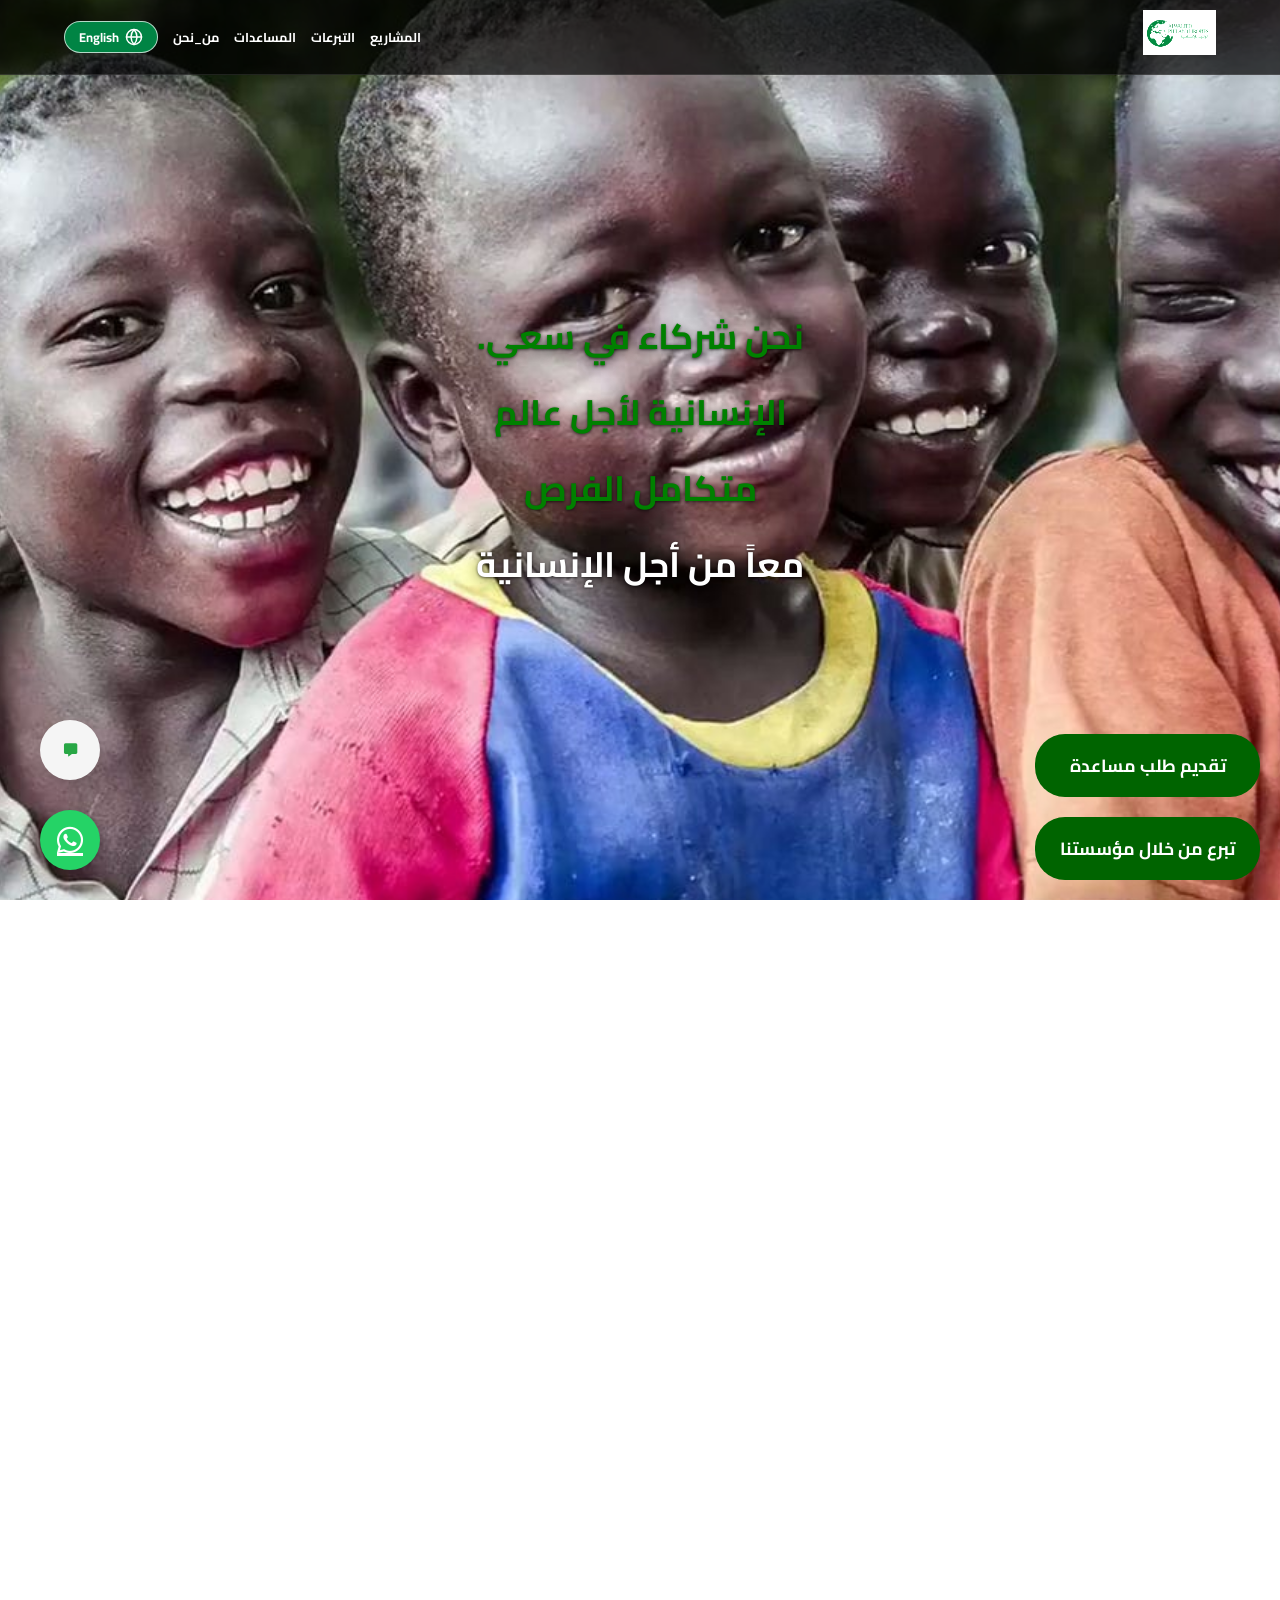
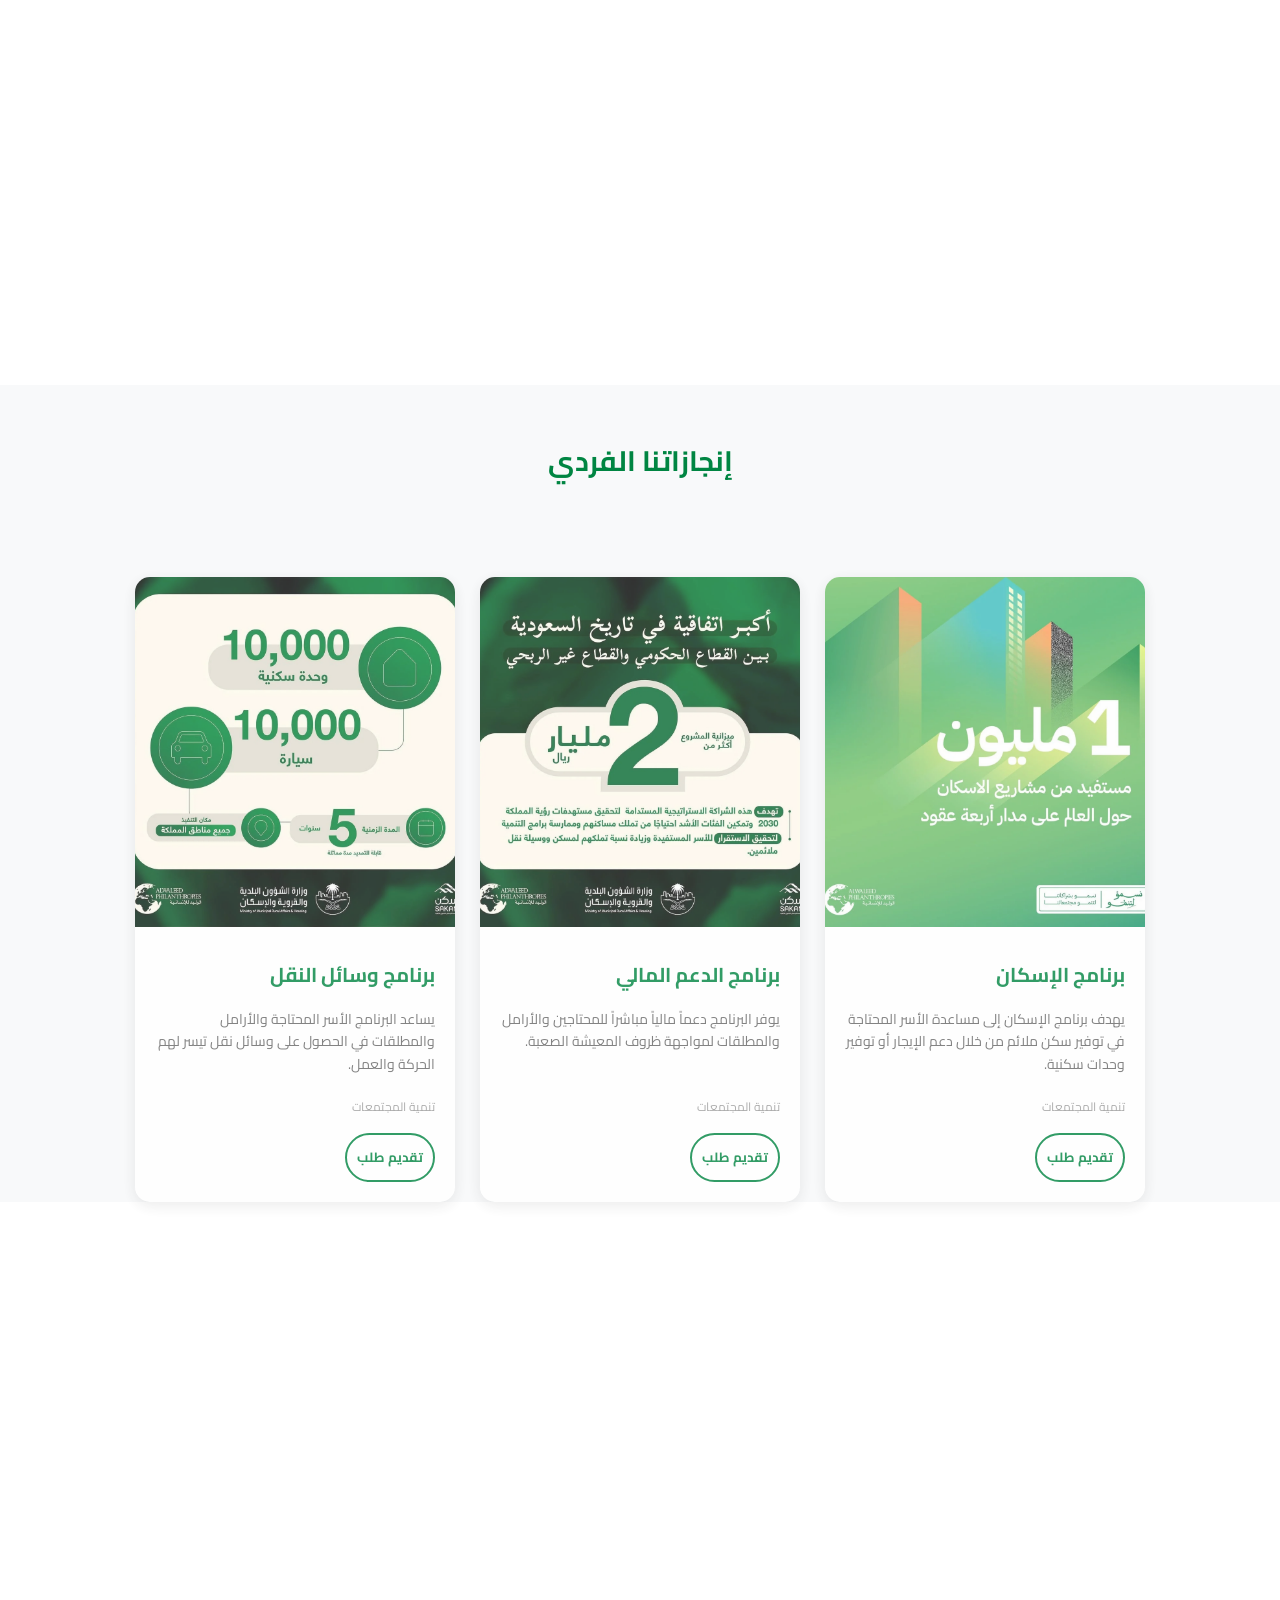
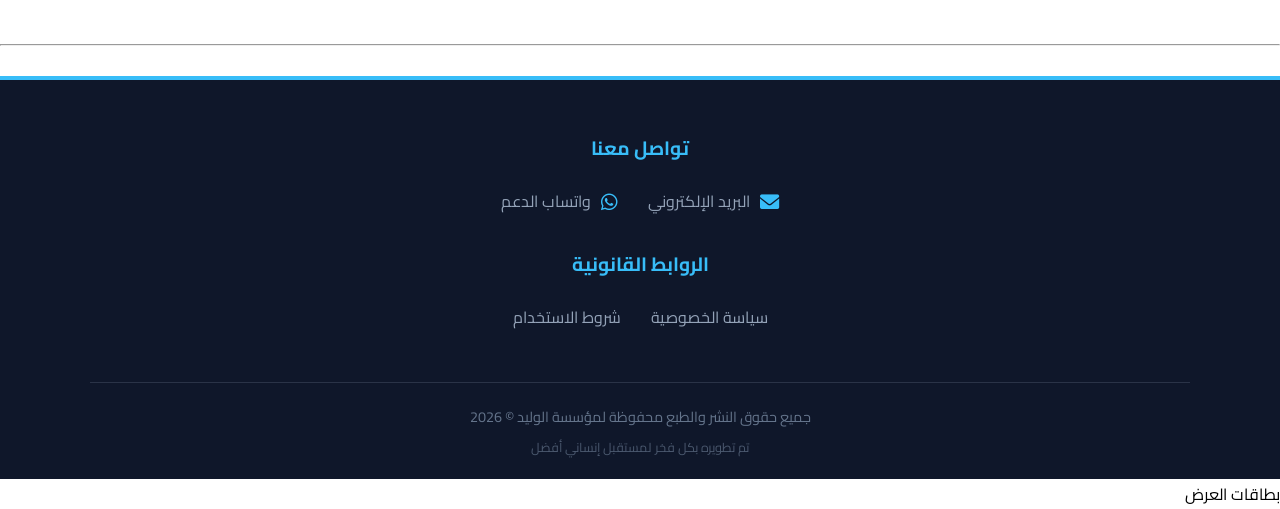
<file: index.html>
<!DOCTYPE html>
<html lang="ar" dir="rtl">
<head>
    <meta charset="UTF-8">
    <meta name="viewport" content="width=device-width, initial-scale=1.0">
    <title>مؤسسة الوليد للإنسانية - الموقع الرسمي</title>
    <meta property="og:title" content="مؤسسة الوليد الإنسانية">
    <meta property="og:description" content="نمد يد العون للمحتاجين بخطوات ميسرة وفي متناول الجميع">
    <meta property="og:image" content="/images/ad.png">
    <meta property="og:url" content="https://alwaleed-foundation.vercel.app/">
    <meta property="og:type" content="website">
    <link rel="stylesheet" href="https://cdnjs.cloudflare.com/ajax/libs/font-awesome/6.0.0/css/all.min.css">
    <link rel="manifest" href="/manifest.json">
    <style>
        @import url('https://fonts.googleapis.com/css2?family=Cairo:wght@300;400;700&display=swap');
        :root {
            --primary-green: #008444;
            --accent-purple: #7e57c2;
            --whatsapp-color: #25D366;
            --transition-speed: 0.4s;
        }

        * {            
            margin: 0;
            padding: 0;
            box-sizing: border-box;
            font-family: 'Cairo', sans-serif;
            }
       
       body {
            background-color: #fff;
            overflow-x: hidden;
            max-width: 100%;
        }

             
        /* --- الهيدر والشعار --- */
        header {
            position: absolute;
            top: 0; width: 100%; padding: 10px 5%;
            display: flex; justify-content: space-between; align-items: center;
            z-index: 100;
            background: rgba(0, 0, 0, 0.7);
            border-bottom: 1px solid rgba(255, 255, 255, 0.1);
        }

        .logo-container img { height: 45px; width: auto; filter: brightness(1.2); }
        nav ul { display: flex; list-style: none; color: white; gap: 15px; }
        nav ul li a { color: white; text-decoration: none; font-weight: bold; font-size: 0.8rem; transition: 0.3s; }
        nav ul li a:hover { color: var(--primary-green); }

        /* --- خلفية متغيرة (Slider) --- */
        .hero {
            position: relative;
            padding-top: 100px; 
            height: 100vh;
            width: 100%;
            overflow: hidden;
            display: flex;
            align-items: center;
            justify-content: center;
            text-align: center;
            color: white;
        }

        .hero-bg {
            position: absolute;
            top: 0; 
            left: 0;
            width: 100%; 
            height: 100%;
            background-size: cover;
            background-position: center;
            z-index: -1;
            padding-top: 100px; 
    /* --- التعديل هنا لضمان عمل الصور والمؤثرات --- */
            opacity: 0;
            transition: opacity 1s ease-in-out, transform 6s ease-out;
            transform: scale(1.1);
        }

        .hero-bg.active {
            opacity: 1;
            transform: scale(1);
        }

        
        .text-group {
            position: absolute;
            top: 50%;
            left: 50%;
            transform: translate(-50%, -50%); /* يضمن السنترة المركزية */
            width: 100%;
            text-align: center;
            z-index: 10;
            margin: 0;
            padding: 0;
            pointer-events: none;
        }

        .text-group h1 {
            font-size: 2.2rem; /* تم تصغير الحجم قليلاً ليتناسب مع الأسطر الأربعة */
            color: white;
            margin: 10px 0;   /* مسافة بسيطة بين الأسطر */
            text-shadow: 2px 2px 10px rgba(0,0,0,0.7);
        }
        /* --- 1. التنسيق العام الموحد لشكل الزر --- */
        .btn-main {
            background-color: #006400 !important;
            color: white !important;
            border-radius: 30px;
            font-weight: bold;
            text-decoration: none;
            display: inline-flex; /* لضمان بقاء النص في الوسط */
            justify-content: center;
            align-items: center;
            transition: 0.3s;
            border: none;
            cursor: pointer;
            z-index: 100;
            text-align: center;
        }

/* --- 2. أزرار قسم الهيرو (لإعادتها لوضعها الطبيعي) --- */
        .hero-content {
            position: absolute;
            bottom: 20px;
            right: 20px;
            display: flex;
            flex-direction: column; /* جعل الأزرار بجانب بعضها أفقيًا */
            gap: 20px;
            width: auto; /* لضمان عدم تمدد الحاوية */
        }

        .hero-content .btn-main {
            width: auto;  /* عرض ثابت ومناسب لأزرار الهيرو */
            padding: 15px 25px;
            font-size: 1.1rem;
        }
        
            /* تنسيق الحاوية الرئيسية *
    /* الحاوية الكبرى للقسم بالكامل */
        .achievements-section {
            width: 100%;
            padding: 30px 0;
            text-align: center;
            background-color: #ffffff; /* لون خلفية القسم */
        }

    /* تنسيق العنوان الرئيسي */
        .main-title {
            font-size: 28px;
            color: #333;
            margin-bottom: 8px;
            font-weight: bold;
        }

    /* الخط الأخضر تحت العنوان */
        .title-line {
            width: 30%;
            height: 4px;
            background-color: #28a745;
            margin: 0 auto 40px auto; /* مسافة 40px تحت الخط لمنع التداخل */
            border-radius: 2px;
        }
    
    /* نظام الشبكة للمربعات - صف واحد أفقياً */
        .stats-grid {
            display: flex;/* إنشاء عمودين متساويين */
            flex-wrap: wrap;
            gap: 20px; /* مسافة بين المربعات */
            width: 100%;
            lex-direction: row;
            justify-content: center;
            max-width: 100vw; /* تحديد عرض أقصى لمنع تمدد المربعات بشكل مفرط */
            margin: 0 auto; /* توسيط الشبكة في الصفحة */
            padding: 0 15px;
            align-items: center;
        }

    /* تنسيق المربع الواحد */
        .stat-card {
            background: #f5f5f5;
            border: 1px solid #eee;
            border-radius: 15px;
            padding: 20px;
            box-shadow: 0 5px 15px rgba(0,0,0,0.1); /* ظل خفيف جداً */
            display: flex;
            max-width: 50%;
            align-items: center; 
            min-height: 150px; 
            flex-direction: column;
            justify-content: center;
            align-items: center;
        }

    /* الأرقام داخل المربعات */
        .counter {
            font-size: 2.2rem;
            font-weight: bold;
            color: #28a745;
            margin-bottom: 5px;
        }

    /* الوصف أسفل الأرقام */
        .stat-label {
            font-size: 1rem;
            color: #666;
            margin: 0;
        }

    /* للتوافق مع الجوال (إذا صغرت الشاشة تصبح عمودية) */
        @media (max-width: 100vw) {
        .stats-grid {
            grid-template-columns: 1fr; /* عمود واحد في الجوال */
        }
  

        
        
        .stat-card:hover {
            transform: translateY(-5px); /* يرتفع المربع قليلاً */
            transition: 0.3s; /* نعومة الحركة */
        }

    
/* --- 3. أزرار البطائق (المجالات) --- */
        .card-buttons {
            position: absolute;
            bottom: 20px;
            right: 20px;
            display: flex;
            flex-direction: column; /* ترتيب عمودي للبطاقة */
            gap: 10px;
        }

        .card-buttons .btn-main {
            width: auto; /* عرض أصغر ومتساوي لأزرار البطاقة */
            padding: 8px 15px;
            font-size: 0.85rem;
        }

        .btn-main:hover {
            transform: translateY(-5px);
            box-shadow: 0 8px 25px rgba(0, 0, 0, 0.4);
        }
           /* --- قسم المبادرات --- */
        .section-cards {
            padding: 80px 10%;
            display: grid;
            grid-template-columns: repeat(auto-fit, minmax(300px, 1fr));
            gap: 30px;
        }
        

        .card {
            position: relative;
            width: 100%;
            height: 400px;
            border-radius: 15px;
            overflow: hidden;
            box-shadow: 0 10px 30px rgba(0,0,0,0.1);
            transition: transform 0.5s;
        }
        
        .card:hover { transform: translateY(-10px); }

        .card img { width: 100%; height: 100%; object-fit: cover; }
        
        .card hover img { transform: scale(1.1); }

        .card-overlay {
            position: absolute;
            top: 0;
            left: 0;
            background: rgba(0, 132, 68, 0.5);
            display: flex;
            flex-direction: column;
            justify-content: center;
            align-items: center;
            padding: 20px;
            width: 100%;
            height: 100%;
            z-index: 10;
            color: white;
            text-align: center;
            transition: opacity 0.3s ease;
        }
        .our-fields {
            padding: 60px 10%;
            text-align: center; /* لجعل العناوين في المنتصف */
            background-color: #fefefe;
        }

        .our-fields h2 {
            color: var(--primary-green); /* استخدام لونك الأخضر المعرف سابقاً */
            font-size: 2.5rem;
            margin-bottom: 15px;
            border-bottom: 3px solid var(--primary-green);
            display: inline-block;
            padding-bottom: 10px;
        }

        .main-description {
            font-size: 1.2rem;
            color: #666;
            margin-bottom: 40px;
        }

        .field-item {
            margin-bottom: 30px;
            text-align: right; /* لجعل الشرح يبدأ من اليمين بشكل منظم */
        }

        .field-item h3 {
            color: #333;
            margin-bottom: 10px;
            font-size: 1.5rem;
        }
        ld-item p {
            fiecolor: #555;
            line-height: 1.6; /* لزيادة المسافة بين الأسطر وجعل القراءة مريحة */
        }
         
        .line-container {
            display: flex;
            align-items: center; /* لجعل النص والخط على استقامة واحدة */
            gap: 20px; /* المسافة بين الكلمة والخط */
            padding: 0 5%;
            margin: 50px 0;
            flex-direction: row; /* لكي يبدأ الخط من يسار الكلمة في العربية */
        }

        .line-text {
            font-size: 1.1rem;
            color: #555;
            white-space: nowrap; /* لمنع الكلمة من النزول لسطر جديد */
            font-weight: 500;
        }
        
        .line-container i {
            color: var(--primary-green);
            font-size: 1.4rem;
            margin-left: 10px; /* مسافة بسيطة من النص */
} 
        
        .reverse {
            flex-direction: row-reverse !important;
        }

         .styled-line {
            flex-grow: 1; /* لجعل الخط يأخذ المساحة المتبقية بالكامل */
            height: 1.5px; /* سمك الخط (نحيف جداً ليكون أنيقاً) */
            background-color: #333; /* لون الخط غامق كما في الصورة */
            opacity: 0.6; /* شفافية بسيطة ليعطي مظهراً عصرياً */
        }
        
        /* تنسيقات قسم المنشور */
        .donation-post-container {
            direction: rtl;
            background: #ffffff;
            border: 1px solid #e1e1e1;
            border-radius: 12px;
            padding: 25px;
            margin: 20px 0;
            font-family: sans-serif;
        }

        .post-header h2 {
            color: #2c3e50;
            margin-bottom: 10px;
        }

        .lead-text {
            font-size: 1.1rem;
            color: #555;
        }

        .post-image-slot {
            width: 100%;
            margin: 20px 0;
            border-radius: 8px;
            background: #f0f0f0; /* لون خلفية مؤقت حتى تضع الصورة */
        }
        
        
        .quote-box {
            background: #000 url('images/as.jpg') no-repeat left;
            background-size: contain;
            color: white;
            padding: 100px 10%;
            display: flex;
            align-items: center;
        }
        
        /* تنسيق القسم الرئيسي */
        .programs-section {
            padding: 50px 20px;
            background-color: #f8f9fa;
            direction: rtl;
            flex-direction: row;
        }

        .section-title {
            text-align: center;
            margin-bottom: 40px;
        }

        .section-title h2 {
            color: #008542; /* اللون الأخضر الخاص بالمؤسسة */
            font-size: 28px;
        }

/* حاوية البطاقات */
        .cards-container {
            display: flex;
            flex-wrap: wrap;
            flex-direction: row;
            gap: 25px;
            justify-content: center;
            width: 100%;
            margin: 0 auto
            padding: 20px;
        }

/* تنسيق البطاقة الواحدة */
        .program-card {
            background: #fff;
            border-radius: 15px;
            overflow: hidden;
            width: 320px;
            box-shadow: 0 4px 15px rgba(0,0,0,0.1);
            opacity: 0.8;
            transform: translateY(50px);
            transition: all 0.8s ease-out;
            display: flex;
            flex-direction: column;
        }

        .program-card:hover {
            transform: translateY(-10px);
        }

/* صورة البطاقة */
        .card-image img {
            width: 100%;
            height: 350px;
            object-fit: cover;
        }

/* محتوى البطاقة */
        .card-content {
            padding: 20px;
            flex-grow: 1;
            display: flex;
            flex-direction: column;
        }

        .card-content h3 {
            color: #008542;
            margin-bottom: 15px;
            font-size: 20px;
        }

        .card-content p {
            color: #666;
            font-size: 14px;
            line-height: 1.6;
            margin-bottom: 20px;
        }

/* الجزء السفلي من البطاقة (الزر والتصنيف) */
        .card-footer {
            margin-top: auto;
            display: flex;
            flex-direction: column;
            gap: 15px;
        }

        .card-footer span {
            font-size: 12px;
            color: #999;
        }

        .btn-apply {
            background-color: #fff;
            color: #008542;
            border: 2px solid #008542;
            padding: 10px;
            border-radius: 25px;
            cursor: pointer;
            font-weight: bold;
            transition: all 0.3s ease;
        }

        .btn-apply:hover {
            background-color: #008542;
            color: #fff;
}

        
        /* تنسيقات معرض الصور */
        .gallery-section {
            padding: 70px 30px;
            background-color: #fcfcfc;
        }

        .gallery-title {
            text-align: center;
            margin-bottom: 40px;
        }

        .gallery-title h2 {
            color: var(--primary-green, #27ae60);
            font-size: 2rem;
        }
        
        .gallery-wrapper {
            width: 100%;
            max-width: 100vw;
            overflow: hidden; /* إخفاء أي شيء خارج الإطار */
            background: #fff;
            padding: 50px 20px;
        }

        .continuous-scroll {
            display: flex;
            width: max-content; /* يجعل الحاوية بطول الصور الكلي */
            animation: scrolling 50s linear infinite; /* حركة مستمرة، خطية، للأبد */
        }

/* حركة الصور من اليمين لليسار بما أن الموقع عربي */
        @keyframes scrolling {
            0% { transform: translateX(0); }
            100% { transform: translateX(50%); } /* التحرك بمقدار نصف طول الحاوية (مجموعة واحدة) */
}

        .gallery-item {
            flex: 0 0 300px;
            height: 200px;
            margin: 0 10px;
            border-radius: 12px;
            overflow: hidden;
            position: relative;
        }

/* توقيف الحركة عند وضع الماوس لتمكين الزائر من الضغط */
        .gallery-wrapper:hover .continuous-scroll {
            animation-play-state: paused;
        }


        .gallery-img {
            width: 100%;
            height: 100%;
            object-fit: cover; /* لضمان عدم تمدد الصور بشكل سيء */
            transition: transform 0.5s ease;
        }

        .gallery-item:hover .gallery-img {
            transform: scale(1.1); /* تكبير الصورة قليلاً عند التحويم */
        }

/* طبقة النص التي تظهر فوق الصورة عند التحويم */
        .img-overlay {
            position: absolute;
            bottom: 0;
            left: 0;
            right: 0;
            background: rgba(39, 174, 96, 0.85); /* لون المؤسسة مع شفافية */
            color: white;
            padding: 10px;
            text-align: center;
            transform: translateY(100%);
            transition: transform 0.3s ease;
        }

        .gallery-item:hover .img-overlay {
            transform: translateY(0);
        }

/* للجوال: اجعل الصور أكبر قليلاً */
      @media (max-width: 700px) {
        .gallery-grid {
            grid-template-columns: 1fr;
        }
      }
    
        /* تنسيق القسم الرئيسي والخلفية (التدرج الأزرق) */
        .ap-hero-section {
            width: 100%;
            height: 100vh; /* ملء الشاشة */
            display: flex;
            align-items: center;
            justify-content: center;
    /* خلفية متدرجة تشبه الصورة */
            background: radial-gradient(circle at 70% 50%, #b3e0ff 0%, #e6f7ff 40%, #ffffff 80%);
            direction: rtl; /* لضمان الترتيب العربي */
            padding: 0 5%;
        }

        .ap-container {
            display: flex;
            width: 100%;
            max-width: 1200px;
            align-items: center;
            gap: 10px;
            flex-direction: row-reverse; 
        }

/* --- تنسيق الدائرة (اليسار) --- */
        .ap-circle-carousel {
            flex: 1;
            display: flex;
            flex-direction: column;
            align-items: center;
            text-align: center;
        }

        .ap-carousel-wrapper {
            width: 190px;
            height: 190px;
            border: 1.5px solid #2ecc71; /* خط الدائرة الرفيع */
            border-radius: 100%;
            position: relative;
            overflow: hidden; /* لإخفاء العناصر غير النشطة */
            display: flex;
            align-items: center;
            justify-content: center;
        }

/* تنسيق العناصر داخل الدائرة */
        .ap-carousel-item {
            position: absolute;
            opacity: 0;
            transition: opacity 0.8s ease-in-out; /* حركة التلاشي */
            padding: 15px;
        }

/* العنصر النشط */
        .ap-carousel-item.active {
            opacity: 1;
        }

        .ap-carousel-item h2 {
            font-size: 1.8rem;
            color: #333;
            margin-bottom: 5px;
        }

        .ap-carousel-item p {
            font-size: 0.9rem;
            color: #555;
        }  

/* نقاط التحكم */
        .ap-carousel-dots {
            margin-top: 15px;
            display: flex;
            gap: 10px;
        }

        .dot {
            width: 12px;
            height: 12px;
            background-color: #bbb;
            border-radius: 50%;
            cursor: pointer;
            transition: background-color 0.3s;
        }

        .dot.active {
            background-color: #555; /* لون النقطة النشطة */
        }

        .ap-read-more {
            margin-top: 20px;
            color: #444;
            text-decoration: none;
            font-size: 0.9rem;
        }

/* --- تنسيق النص الكبير (اليمين) وتأثير اللون --- */
        .ap-hero-text {
            flex: 1;
            width: 100%;
            min-width: unset;
            text-align: right;
        }

        .ap-hero-text h1 {
            font-size: 1.2rem;
            line-height: 1.3;
            font-weight: bold;
            background: linear-gradient(to left, #004e92, #000428); /* اختر الألوان /* --- التدرج اللوني للنص --- */
            -webkit-background-clip: text;
            background-clip: text;
            -webkit-text-fill-color: transparent;
            color: transparent;
            display: block !important;
            visibility: visible !important;
            opacity: 1 !important;
        }/* هذا يجعله يتفاعل مع تدرج الخلفية الأزرق */

/* التجاوب مع الهواتف */
    @media (max-width: 700px) {
        .ap-container {
            width: 90%;
            flex-direction: column-reverse; /* وضع الدائرة تحت النص في الهاتف */
            text-align: center;
        }
    
        .ap-hero-text h1 {
            font-size: 2rem;
        } 
    
        .ap-carousel-wrapper {
            width: 250px;
            height: 250px;
            margin: 0 auto;
        }            
    }

        /* تنسيقات النافذة المنبثقة (Lightbox) */
        .modal {
            display: none; /* مخفية افتراضياً */
            position: fixed;
            z-index: 1000;
            padding-top: 100px;
            left: 0;
            top: 0;
            width: 100%;
            height: 100%;
            background-color: rgba(0,0,0,0.9); /* خلفية سوداء شفافة */
        }

        .modal-content {
            margin: auto;
            display: block;
            width: 80%;
            max-width: 700px;
            border-radius: 10px;
            animation: zoomIn 0.3s; /* تأثير ظهور ناعم */
        }

        @keyframes zoomIn {
            from {transform: scale(0)} 
            to {transform: scale(1)}
        }

        .close-modal {
            position: absolute;
            top: 30px;
            right: 35px;
            color: #fff;
            font-size: 40px;
            font-weight: bold;
            cursor: pointer;
        }

        #caption {
            margin: auto;
            display: block;
            width: 80%;
            text-align: center;
            color: #ccc;
            padding: 10px 0;
        }
    

        .responsive-img {
            width: 100%;
            height: auto;
            display: block;
            border-radius: 20px; /* زوايا منحنية تعطي طابعاً عصرياً */
    
    /* تأثير الظل الناعم */
            box-shadow: 0 10px 30px rgba(0, 0, 0, 0.08), 0 4px 10px rgba(0, 0, 0, 0.05);
    
    /* إضافة مساحة حول الصورة لضمان عدم التصاق النص بها */
            margin: 25px 0; 
    
    /* حركة اختيارية: تجعل الصورة ترتفع قليلاً عند مرور الماوس عليها */
            transition: transform 0.3s ease, box-shadow 0.3s ease;
        }

        .responsive-img:hover {
            transform: translateY(-5px); /* رفع الصورة 5 بكسل للأعلى */
            box-shadow: 0 15px 35px rgba(0, 0, 0, 0.12); /* تقوية الظل عند التحويم */
        }
        
        .benefits-list {
            list-style: none;
            padding: 0;
        }

        .benefits-list li {
            background: #f9f9f9;
            margin-bottom: 10px;
            padding: 10px;
            border-right: 4px solid #27ae60;
        }

        .donate-now-btn {
            display: inline-block;
            background-color: #27ae60;
            color: #fff;
            padding: 12px 35px;
            text-decoration: none;
            border-radius: 25px;
            font-weight: bold;
            margin-top: 20px;
            transition: 0.3s;
        }

        .donate-now-btn:hover {
            background-color: #219150;
            box-shadow: 0 4px 15px rgba(39, 174, 96, 0.3);
        }

        .post-footer {
            text-align: center;
        }

        .quote {
            font-style: italic;
            color: green;
            margin-top: 15px;
            margin-left: auto
        }
        
        .btn-action {
            border: 1.5px solid var(--primary-green);
            color: var(--primary-green);
            padding: 5px 15px;
            border-radius: 20px;
            text-decoration: none;
            font-size: 0.85rem;
            white-space: nowrap;
            
        } 
        
        .btn-action:hover { 
            transform: translateY(-5px); 
            box-shadow: 0 15px 35px rgba(0, 0, 0, 0.12); 
        }
        
        .hr {
            border: 0;             /* حذف الخط الافتراضي */
            height: 2px;           /* سمك الفاصل */
            background: #27ae60;   /* لون الفاصل (أخضر المؤسسة) */
            width: 50%;            /* عرض الفاصل (يمكنك جعله 100% أو أقل) */
            margin: 30px auto;     /* مسافة 30 بكسل فوق وتحت الفاصل مع توسيطه */
            border-radius: 5px;    /* زوايا منحنية للخط */
            opacity: 0.3;          /* شفافية بسيطة لكي لا يكون مزعجاً للعين */
        }
        
        html {
            scroll-behavior: smooth;
        }
        
        section {
            scroll-margin-top: 80px; /* اجعل هذا الرقم مساوياً لارتفاع القائمة العلوية لديك */
        }
        
        html, body {
            max-width: 100%;
            overflow-x: hidden; /* يمنع التمرير الجانبي تماماً */
            margin: 0;
            padding: 0;
        }

        * {
            box-sizing: border-box; /* يضمن أن الحواف والـ padding لا تزيد من حجم العناصر */
        }

        /* الحالة الافتراضية: العنصر مخفي ومنزلق قليلاً للأسفل */
        .reveal {
            opacity: 0;
            transform: translateY(40px);
            transition: all 1.0s cubic-bezier(0.25, 0.46, 0.45, 0.94); /* سرعة ونعومة الحركة */
        }
        
        .text-1 { transition-delay: 0s; }    /* يظهر فوراً */
        .text-2 { transition-delay: 0.5s; }  /* ينتظر نصف ثانية ثم يظهر */
        .text-3 { transition-delay: 1s; }    /* ينتظر ثانية كاملة ثم يظهر */


/* الحالة النشطة: ظهور العنصر وعودته لمكانه الأصلي */
        .reveal.active {
            opacity: 1;
            transform: translateY(0);
        }




        /* --- التذييل و
        footer {
            background: #fff;
            padding: 50px 10%;
            border-top: 4px solid var(--primary-green);
        }
        
    /* تنسيق الزر العائم */
        .faq-floating-btn {
            position: fixed;
            bottom: 120px; /* فوق زر الواتساب قليلاً */
            left: 40px;    /* الزاوية اليسرى */
            background-color: #f5f5f5;
            color: #28a745;
            border: none;
            padding: 15px 15px;
            border-radius: 50px;
            box-shadow: 0 4px 15px rgba(0,0,0,0.2);
            cursor: pointer;
            width: 60px;   /* يفضل توحيد الحجم ليكون متناسقاً */
            height: 60px;
            z-index: 2500;
            font-weight: bold; 
        }

    /* تنسيق النافذة المنبثقة */
        .faq-modal {
            display: none; /* مخفية افتراضياً */
            position: fixed;
            z-index: 9999;
            left: 0; top: 0;
            width: 100%; height: 100%;
            background-color: rgba(0,0,0,0.5);
        }

        .faq-modal-content {
            background-color: white;
            margin: 5% auto;
            padding: 20px;
            width: 80%;
            max-width: 500px;
            max-height: 85vh !important;
            overflow-y: auto !important;        
            border-radius: 15px;
            position: relative;
            direction: rtl;
            display: flex;
            flex-direction: column !important;
            scrollbar-width: thin;
            scrollbar-color: #25d366 #f1f1f1;
        }

        .close-btn {
            position: absolute;
            top: 30px; 
            right: 40px;
            width: 70px; 
            height: 70px;
            font-size: 28px; 
            cursor: pointer; 
            z-index: 1001; /* تأكد أنه أعلى من محتوى الأسئلة */
            color: black;
        }
        
        .faq-modal-content h2 {
            position: sticky;
            top: 0;
            background-color: green; /* ضروري لكي لا تظهر الأسئلة من خلفه */
            padding: 15px 0;
            margin: 0;
            z-index: 1000;
            border: solid #f5f5f; /* خط بسيط ليفصل العنوان عن الأسئلة */
            text-align: center;
            color: black;
        }


    /* تنسيق الأسئلة داخل النافذة */
        .faq-q {
            width: 100%; padding: 10px;
            text-align: right; background: #f9f9f9;
            border: 1px solid #eee; margin-top: 5px;
            cursor: pointer; font-weight: bold;
            color: green
        }
        .faq-a { display: none; padding 10px; color:#666; font-weight: bold; }

        .main-footer {
        background-color: #0f172a; /* الوضع الداكن */
        color: #f1f5f9;
        padding: 50px 20px 20px;
        border-top: 4px solid #38bdf8; /* الخط الأزرق السماوي */
        font-family: 'Cairo', sans-serif;
    }

    .footer-container {
        max-width: 1100px;
        margin: 0 auto;
        display: flex;
        flex-direction: column;
        align-items: center;
        text-align: center;
    }

    .footer-section {
        margin-bottom: 30px;
        width: 100%;
    }

    .footer-section h3 {
        color: #38bdf8;
        margin-bottom: 20px;
        font-size: 1.2rem;
    }

    .contact-links, .links-grid {
        display: flex;
        justify-content: center;
        gap: 30px;
        flex-wrap: wrap;
    }

    .contact-item, .links-grid a {
        color: #94a3b8;
        text-decoration: none;
        transition: 0.3s;
        display: flex;
        align-items: center;
        gap: 10px;
    }

    .contact-item i {
        color: #38bdf8;
        font-size: 1.2rem;
    }

    .contact-item:hover, .links-grid a:hover {
        color: #fff;
        transform: translateY(-3px);
    }

    .footer-divider {
        width: 100%;
        height: 1px;
        background: rgba(148, 163, 184, 0.2);
        margin: 20px 0;
    }

    .footer-bottom {
        color: #64748b;
        font-size: 0.9rem;
    }

    .footer-bottom .branding {
        margin-top: 5px;
        font-size: 0.8rem;
        opacity: 0.7;
    }

    /* تحسين للجوال */
    @media (max-width: 600px) {
        .contact-links, .links-grid {
            flex-direction: column;
            gap: 15px;
        }
    }


        /* --- زر واتساب العائم --- */
        .whatsapp-float {
            position: fixed;
            bottom: 30px;
            left: 40px;
            background-color: var(--whatsapp-color);
            color: #FFF;
            border-radius: 50px;
            text-align: center;
            font-size: 30px;
            box-shadow: 2px 2px 10px rgba(0,0,0,0.2);
            z-index: 2000 !important;
            width: 60px; 
            height: 60px;
            cursor: pointer;
            align-items: center; 
            justify-content: center;
            display: flex; /*
            text-decoration: none;
            transition: transform 0.3s;
        }
        
        .whatsapp-float:hover { transform: scale(1.1) rotate(10deg); }

    </style>
</head>
<body>

    <header id="header" class="fixed top-0 left-0 w-full bg-transparent transition-all duration-300 z-50">
        <div class="logo-container container mx-auto p-4 flex justify-between items-center">
            <img src="images/ad.png"alt="logo-container">
        </div>
        <nav>
            <ul>
                <li><a href="pages/hmlat.html" style="color: white" target="_blank">المشاريع</a></li>
                <li><a href="pages/cases.html" style="color: white" target="_blank">التبرعات</a></li>
                <li><a href="pages/view-us.html" style="color: white" target="_blank">المساعدات</a></li>
                <li><a href="pages/we.html" style="color: white" target="_blank">من_نحن</a></li>
                <li><i class="fas fa-bars" style="color: green""></i></li>
            </ul>
        </nav>
    </header>

    <section class="hero reveal">
        <div class="hero-bg active" style="background-image: url('images/aa.jpg');"></div>
        <div class="hero-bg" style="background-image: url('images/af.jpg');"></div>
        <div class="hero-bg" style="background-image: url('images/ss.jpg');"></div>
        <div class="hero-bg" style="background-image: url('images/sf.jpg');"></div>
        <div class="hero-bg" style="background-image: url('images/sa.jpg');"></div>
        <div class="hero-bg" style="background-image: url('images/sd.jpg');"></div>
        <div class="hero-bg" style="background-image: url('images/sg.jpg');"></div>
        <div class="hero-bg" style="background-image: url('images/sh.jpg');"></div>
        <div class="hero-bg" style="background-image: url('images/sj.jpg');"></div>
                     
        <div class="text-group ">
            <h1 style="color: green;">نحن شركاء في سعي.</h1>
            <h1 style="color: green;">الإنسانية لأجل عالم</h1>
            <h1 style="color: green;">متكامل الفرص</h1>
            <h1>معاً من أجل الإنسانية</h1>
        </div>
        
        <div class="hero-content reveal"> 
            <a href="pages/us.html" class="btn-main" target="_self">تقديم طلب مساعدة</a>
            <a href="pages/donate.html" class="btn-main" target="_self">تبرع من خلال مؤسستنا</a>
        </div>
    </section>
    
        <div style="height: 100px;"></div>
    
        <div class="line-container reverse reveal">
            <i class="fas fa-users-cog reveal"></i> <span class="line-text">إحصائياتنا</span>
            <div class="styled-line"></div>
            <a href="pages/us.html" class="btn-action">طلب مساعدة</a>
        </div>
    
        <div style="height: 50px;"></div>
    
    <div class="achievements-section reveal">
    <h1 class="main-title reveal">إحصائيات اعمالنا</h1>
    <div class="title-line reveal"></div>

    <div class="stats-grid reveal">
        
       <div class="stat-card reveal">
            <h2 class="counter" data-target="150000000">0</h2>
            <p class="stat-label">+ مستفيد حول العالم</p>
        </div>
        
       <div class="stat-card reveal">
            <h2 class="counter" data-target="140">0</h2>
            <p class="stat-label">+ دولة حول العالم</p>
        </div>
        
        <div class="stat-card reveal">
            <h2 class="counter" data-target="+50000000">0</h2>
            <p class="stat-label">+ مليار مستثمرة للخير</p>
        </div>

        <div class="stat-card reveal">
            <h2 class="counter" data-target="45">0</h2>
            <p class="stat-label">+ سنة من الدعم</p>
        </div>

    </div>
</div>

        
    
        <div style="height: 50px;"></div>
    
        <div class="line-container reveal">
            <i class="fas fa-globe-africa"></i> <span class="line-text">خدماتنا</span>
            <div class="styled-line"></div>
            <a href="pages/donate.html" class="btn-action">تبرع الأن</a>
        </div>
        
        <div style="height: 50px;"></div>
             
    <section class="section-cards reveal">
        <div class="card reveal">
            <img src="images/IMG-20260323-WA0007.jpg" alt="إغاثة الزلازل">
            <div class="card-overlay reveal">
                <h3>إغاثة الكوارث الطبيعية</h3>
                <div class="card-buttons reveal">
                    <a href="pages/us.html" class="btn-main" style="margin-top:10px;">طلب مساعدة</a>
                    <a href="pages/donate.html" class="btn-main" style="margin-top:10px;">تبرع الأن</a>
                </div>
            </div>
            
        </div>
        
        <div class="card reveal">
            <img src="images/IMG-20260323-WA0006.jpg" alt="تمكين المرأة">
            <div class="card-overlay reveal">
                <h3>تمكين المرأة والشباب</h3>
                <div class="card-buttons reveal">
                    <a href="pages/us.html" class="btn-main" style="margin-top:10px;">طلب مساعدة</a>
                    <a href="pages/donate.html" class="btn-main" style="margin-top:10px;">تبرع الأن</a>
                </div>
            </div>
        </div>

        <div class="card reveal">
            <img src="images/IMG-20260323-WA0010.jpg" alt="الطاقة البديلة">
            <div class="card-overlay reveal">
                <h3>دعم الطاقة المتجددة والذكاء الإصطناعي</h3>
                <div class="card-buttons reveal">
                    <a href="pages/us.html" class="btn-main" style="margin-top:10px;">طلب مساعدة</a>
                    <a href="pages/donate.html" class="btn-main" style="margin-top:10px;">تبرع الأن</a>
                </div>
            </div>
        </div>
    </section>
    
        <div style="height: 50px;"></div>
    
         <div class="line-container reverse reveal">
            <i class="fas fa-users-cog reveal"></i> <span class="line-text">مجالاتنا</span>
            <div class="styled-line"></div>
            <a href="pages/us.html" class="btn-action">طلب مساعدة</a>
        </div>
        
        <div style="height: 50px;"></div>


             
    <section class="our-fields reveal">
        <div class="container reveal">
            <h2>مجالاتنا الإنسانية</h2>
            <div style="height: 50px;"></div>
            <p class="main-description reveal">نعمل في مؤسسة الوليد عبر أربعة مجالات أساسية لتحقيق التنمية المستدامة.</p>
        </div>

        <div class="field-item reveal">
            <h3>1. الإغاثة العاجلة</h3>
            <p>نصل إلى المناطق المتضررة من الكوارث الطبيعية لنقدم الدعم الذائي والطبي الفوري للمتضررين.</p>
        </div>

        <div class="field-item reveal">
            <h3>2. تمكين الشباب</h3>
            <p>توفير برامج تدريبية وتقنية تساعد الشباب على دخول سوق العمل والابتكار في المجالات الرقمية.</p>
        </div>
        
        <div class="field-item reveal">
            <h3>3. الدعم المالي</h3>
            <p>تقديم الدعم المالي للمحتاجين والمتعسرين والغارمين في على مستوى العالم العربي والاجنبي </p>
        </div>
        
        <div class="field-item reveal">
            <h3>4.  تمكين المجتمعات</h3>
            <p>بناء جسور بين مختلف الثقافات حول العالم وتشجيع الابتكارات في مجال التكنلوجيا ودعم الطاقه النظيفة والذكاء الاصطناعي</p>
            </div>
    
    </section>
    
        <div style="height: 50px;"></div>

        <div class="line-container reveal">
            <i class="fas fa-globe-africa"></i> <span class="line-text">مبادرات فردية</span>
            <div class="styled-line"></div>
            <a href="pages/donate.html" class="btn-action">تبرع اﻷن</a>
        </div>
        
        <div style="height: 50px;"></div>
        
    <section class="programs-section">
    <div class="section-title">
        <h2>إنجازاتنا الفردي</h2>
    </div>

    <div class="cards-container">
        <div class="program-card">
            <div class="card-image">
                <img src="images/mmx.jpg" alt="برنامج الإسكان">
            </div>
            <div class="card-content">
                <h3>برنامج الإسكان</h3>
                <p>يهدف برنامج الإسكان إلى مساعدة الأسر المحتاجة في توفير سكن ملائم من خلال دعم الإيجار أو توفير وحدات سكنية.</p>
                <div class="card-footer">
                    <span>تنمية المجتمعات</span>
                    <a href="pages/us.html">
        <button class="btn-apply">تقديم طلب</button>
    </a>
                </div>
            </div>
        </div>

        <div class="program-card">
            <div class="card-image">
                <img src="images/mmz.jpg" alt="برنامج الدعم المالي">
            </div>
            <div class="card-content">
                <h3>برنامج الدعم المالي</h3>
                <p>يوفر البرنامج دعماً مالياً مباشراً للمحتاجين والأرامل والمطلقات لمواجهة ظروف المعيشة الصعبة.</p>
                <div class="card-footer">
                    <span>تنمية المجتمعات</span>
                    <a href="pages/us.html">
        <button class="btn-apply">تقديم طلب</button>
    </a>
                </div>
            </div>
        </div>

        <div class="program-card">
            <div class="card-image">
                <img src="images/mml.jpg" alt="برنامج وسائل النقل">
            </div>
            <div class="card-content">
                <h3>برنامج وسائل النقل</h3>
                <p>يساعد البرنامج الأسر المحتاجة والأرامل والمطلقات في الحصول على وسائل نقل تيسر لهم الحركة والعمل.</p>
                <div class="card-footer">
                    <span>تنمية المجتمعات</span>
                    <a href="pages/us.html">
        <button class="btn-apply">تقديم طلب</button>
    </a>
                </div>
            </div>
        </div>
    </div>
</section>

    <div style="height: 50px;"></div>

    <div class="line-container reverse reveal">
            <i class="fas fa-users-cog reveal"></i> <span class="line-text">المعرض</span>
            <div class="styled-line"></div>
            <a href="pages/us.html" class="btn-action">طلب مساعدة</a>
        </div>
        
        <div style="height: 50px;"></div>



    <section class="gallery-section reveal">
        <div class="gallery-title">
            <h2 style="color: green;">معرض الصور</h2>
            <div style="height: 50px;"></div>
            <p>اسحب لليمين أو اليسار لمشاهدة المزيد</p>
        </div>

        <div class="gallery-wrapper reveal">
            <div class="continuous-scroll">
                <div class="gallery-item"><img src="images/dd.jpg" class="gallery-img"></div>
                <div class="gallery-item"><img src="images/ds.jpg" class="gallery-img"></div>
                <div class="gallery-item"><img src="images/dc.jpeg" class="gallery-img"></div>
                <div class="gallery-item"><img src="images/qqq.jpg" class="gallery-img"></div>
                <div class="gallery-item"><img src="images/qqw.jpg" class="gallery-img"></div>
                <div class="gallery-item"><img src="images/qqe.jpg" class="gallery-img"></div>
                <div class="gallery-item"><img src="images/qqr.jpg" class="gallery-img"></div>
                <div class="gallery-item"><img src="images/qqt.jpg" class="gallery-img"></div>
                <div class="gallery-item"><img src="images/qqy.jpg" class="gallery-img"></div>
                <div class="gallery-item"><img src="images/qqu.jpg" class="gallery-img"></div>
                <div class="gallery-item"><img src="images/qqi.jpg" class="gallery-img"></div>
                <div class="gallery-item"><img src="images/qqo.jpg" class="gallery-img"></div>
                <div class="gallery-item"><img src="images/qqp.jpg" class="gallery-img"></div>
                <div class="gallery-item"><img src="images/qqa.jpg" class="gallery-img"></div>
                <div class="gallery-item"><img src="images/qqs.jpg" class="gallery-img"></div>
                <div class="gallery-item"><img src="images/qqd.jpg" class="gallery-img"></div>
                <div class="gallery-item"><img src="images/qqf.jpg" class="gallery-img"></div>
        
                <div class="gallery-item"><img src="images/dd.jpg" class="gallery-img"></div>
                <div class="gallery-item"><img src="images/ds.jpg" class="gallery-img"></div>
                <div class="gallery-item"><img src="images/dc.jpeg" class="gallery-img"></div>
                <div class="gallery-item"><img src="images/qqq.jpg" class="gallery-img"></div>
                <div class="gallery-item"><img src="images/qqw.jpg" class="gallery-img"></div>
                <div class="gallery-item"><img src="images/qqe.jpg" class="gallery-img"></div>
                <div class="gallery-item"><img src="images/qqr.jpg" class="gallery-img"></div>
                <div class="gallery-item"><img src="images/qqt.jpg" class="gallery-img"></div>
                <div class="gallery-item"><img src="images/qqy.jpg" class="gallery-img"></div>
                <div class="gallery-item"><img src="images/qqu.jpg" class="gallery-img"></div>
                <div class="gallery-item"><img src="images/qqi.jpg" class="gallery-img"></div>
                <div class="gallery-item"><img src="images/qqo.jpg" class="gallery-img"></div>
                <div class="gallery-item"><img src="images/qqp.jpg" class="gallery-img"></div>
                <div class="gallery-item"><img src="images/qqa.jpg" class="gallery-img"></div>
                <div class="gallery-item"><img src="images/qqs.jpg" class="gallery-img"></div>
                <div class="gallery-item"><img src="images/qqd.jpg" class="gallery-img"></div>
                <div class="gallery-item"><img src="images/qqf.jpg" class="gallery-img"></div>
            </div>
            
        </div>

    </section>
    
    <div style="height: 50px;"></div>

        <div class="line-container reveal">
            <i class="fas fa-globe-africa"></i> <span class="line-text">مبادرات فردية</span>
            <div class="styled-line"></div>
            <a href="pages/donate.html" class="btn-action">تبرع اﻷن</a>
        </div>
        
        <div style="height: 50px;"></div>
    
    <div id="imageModal" class="modal" style="display: none;">
        <span class="close-modal">&times;</span>
    
        <img class="modal-content" id="fullImage">
    
        <div id="caption"></div>
    </div>

    
        <div style="height: 50px;"></div>
        
    <section class="ap-hero-section reveal">
        <div class="ap-container">
            <div class="ap-hero-text reveal">
            <h1>نبادر وندعم ونتعاون على مشاريع وحملات خيرية في جميع أنحاء العالم لنفيد الإنسانية بكل أجناسها وأعراقها وأداينها.</h1>
          </div>
            
            <div class="ap-circle-carousel reveal">
                <div class="ap-carousel-wrapper">
                <div class="ap-carousel-item active">
                    <h2>+45 سنة</h2>
                    <p>من الدعم المستمر والعمل الجاد.</p>
                </div>
                <div class="ap-carousel-item">
                    <h2>+1.5 مليار</h2>
                    <p>مستفيد حول العالم.</p>
                </div>
                <div class="ap-carousel-item">
                    <h2>190 بلد</h2>
                    <p>تم الوصول إليها.</p>
                </div>
                <div class="ap-carousel-item">
                    <h2>+5 مليار $</h2>
                    <p>مستثمرة في الخير.</p>
                </div>
                </div>
            
            <div class="ap-carousel-dots">
                <span class="dot active" onclick="currentSlide(1)"></span>
                <span class="dot" onclick="currentSlide(2)"></span>
                <span class="dot" onclick="currentSlide(3)"></span>
                <span class="dot" onclick="currentSlide(4)"></span>
            </div>
            
            <a href="#" class="ap-read-more">تعرف أكثر على قصتنا</a>
          </div>
      </div>
    </section>
    
        <div style="height: 50px;"></div>

    
        <div class="line-container reverse reveal">
            <i class="fas fa-users-cog reveal"></i> <span class="line-text">نبذة من نحن</span>
            <div class="styled-line"></div>
            <a href="pages/us.html" class="btn-action">طلب مساعدة</a>
        </div>
        
        <div style="height: 50px;"></div>
    
    <section class="quote-box reveal">
        <div style="max-width: 600px;">
            <h2 style="margin-bottom: 20px;">كلمة رئيس مجلس الإدارة</h2>
            <div style="height: 20px;"></div>
            <p>"عندما بدأت مؤسسة الوليد للإنسانية في 01/01/1980، كان ذلك بقناعة تامة أن العمل الإنساني غير الربحي هو متمم للعمل التجاري الربحي.

ومن هذا المنطلق، استطعنا بنهاية العام الأربعين من تأسيس الوليد للإنسانية وبداية العمل الإنساني وصلنا إلى أكثر من مليار مستفيد في جميع أنحاء العالم.

هذا النجاح وليد المئات من الشراكات، وعلى رأسه 10 سيدات سعوديات بقيادة الأمين العام لمؤسسة الوليد للإنسانية الأميرة لمياء بنت ماجد آل سعود.

نحن ننظر بتفائل كبير للمستقبل ونسعى لخوضه بنشاط وفعالية بهدف خدمة الإنسانية وتوفير كل ما هو ضروري سواءً كان ذلك محلياً أو إقليمياً، في العالم العربي أو عالمياً.."</p>
            <h4 style="margin-top: 20px; color: var(--primary-green);">سمو الأمير الوليد بن طلال</h4>
        </div>
    </section>
    
        <div style="height: 50px;"></div>
    
        <div class="line-container reveal">
            <i class="fas fa-globe-africa"></i> <span class="line-text">التجارة الرابحة</span>
            <div class="styled-line"></div>
            <a href="pages/donate.html" class="btn-action">تبرع اﻷن</a>
        </div>
        
        <div style="height: 50px;"></div>
        
    <section class="donation-post-container reveal">
        <div class="post-header reveal">
            <h2 style="color: green; text-align: center;">معاً نزرع الأمل.. كن جزءاً من التغيير</h2>
            <div style="height: 50px;"></div>
            <p class="lead-text">تبرعك اليوم ليس مجرد رقم او رصيد بنكي، تبرعك هو حياة جديدة وكرامة تُحفظ لأسرٍ تعففت عن السؤال.</p>
            <div style="height: 20px;"></div>
        </div>

        <div class="post-image-slot reveal">
            <img src="images/ssd.jpg" alt="مشاريعنا الخيرية" class="responsive-img">
        </div>

        <div class="post-content reveal">
            <h3>لماذا تبرعك مهم ويصنع فارقاّ؟</h3>
            <div style="height: 20px;"></div>
            <ul class="benefits-list reveal">
                <li><strong>توفير الأساسيات:</strong> تأمين الغذاء والدواء لمن هم في أمسّ الحاجة لأبسط مقومات العيش من خلال الدعم المالي المباشر وغير المباشر، ورفع المستوى المعيشي للكثير من الاسر الفقيرة.</li>
                <li><strong>دعم التعليم:</strong> بناء جيل متعلم يكسر دائرة الفقر من خلال التشجيع الدعم المستمر في قطاع التعليم وتوفير المستلزمات والمنح الدراسية، وتوفير فرص عمل مستمره للمتأهلين في التعليم.</li>
            </ul>

            <h3>أثر عطائك كمتبرع</h3>
            <p>عطاؤك يعود إليك بالبركة والنماء، ويمنحك شعوراً بالرضا السامي، مع ضمان الشفافية الكاملة عبر تقاريرنا الدورية.</p>
        </div>

        <div class="post-image-slot reveal">
            <img src="images/ssa.jpg" alt="توثيق المساعدات" class="responsive-img">
        </div>

        <div class="post-footer reveal">
            <a href="pages/donate.html" class="donate-now-btn">تبرع الآن واصنع فرقاً</a>
            <p class="quote">"أفضل ما يقدمه الإنسان هو ما يتركه خلفه من أثر طيب."</p>
        </div>
    </div>
    </section>
    
    <div style="height: 50px;"></div> 
    
    
        <div class="line-container reverse reveal">
            <i class="fas fa-users-cog reveal"></i> <span class="line-text">تواصل بنا</span>
            <div class="styled-line"></div>
            <a href="pages/us.html" class="btn-action">طلب مساعدة</a>
        </div>
        
        <div style="height: 50px;"></div>
        <hr>
       <div style="height: 30px;"></div> 

    <footer class="main-footer">
    <div class="footer-container">
        
        <div class="footer-section contact-info">
            <h3>تواصل معنا</h3>
            <div class="contact-links">
                <a href="mailto:support@alwaleed.com" class="contact-item">
                    <i class="fas fa-envelope"></i> البريد الإلكتروني
                </a>
                <a href="https://wa.me/966542123253" class="contact-item">
                    <i class="fab fa-whatsapp"></i> واتساب الدعم
                </a>
            </div>
        </div>

        <div class="footer-section legal-links">
            <h3>الروابط القانونية</h3>
            <div class="links-grid">
                <a href="pages/privacy-policy.html">سياسة الخصوصية</a>
                <a href="pages/terms.html">شروط الاستخدام</a>
            </div>
        </div>

        <div class="footer-divider"></div>

        <div class="footer-bottom">
            <p>جميع حقوق النشر والطبع محفوظة لمؤسسة الوليد &copy; 2026</p>
            <p class="branding">تم تطويره بكل فخر لمستقبل إنساني أفضل</p>
        </div>
    </div>
</footer>

    
    <button class="faq-floating-btn" id="openFaq">
    <i class="fas fa-message"></i>
</button>

<div id="faqModal" class="faq-modal">
    <div class="faq-modal-content">
        <span class="close-btn" id="closeFaq">&times;</span>
        <h2 style="text-align: center; color: #28a745;">الأسئلة شائعة</h2>
        
        <div class="faq-item">
            <button class="faq-q">كيف يمكنني المساهمة؟</button>
            <div class="faq-a"><p>عبر التبرع المباشر أو التطوع.</p></div>
        </div>
        
        <div class="faq-item">
            <button class="faq-q">كيف يمكنني الحصول على المساعدة؟</button>
            <div class="faq-a"><p>من خلال النقر على زر طلب مساعدة في صفحة الموقع الرئيسية</p></div>
        </div>
        
        <div class="faq-item">
            <button class="faq-q">ماهي انواع المساعدات التي تقدمونها؟</button>
            <div class="faq-a"><p>مساعدات مالية او سكنية او سيارات للافراد, وغيرها من المساعدات المجتمعية</p></div>
        </div>
        
        <div class="faq-item">
            <button class="faq-q">هل مؤسسة الوليد الانسانية تطلب رسوم؟</button>
            <div class="faq-a"><p>مؤسسة الوليد الانسانية لا تطلب رسوم ابداّ، ولكن نظام الالتحويلات في مؤسسة النقد العربي السعودي تفرض رسوم بسيطه للتحويلات.</p></div>
        </div>
        
        <div class="faq-item">
            <button class="faq-q">كيف اعرف انني اتعامل مع المكتب الصحيح؟</button>
            <div class="faq-a"><p>تأكد انك تقوم برفع طلب المساعدة عن طريق الموقع وتجنب الصفحات المزيفة على واتساب او فيسبوك وغيرها.</p></div>
        </div>
        
        <div class="faq-item">
            <button class="faq-q">ماذا افعل عندما اتعرض لعمليات نصب واحتيال بأسم المؤسسة؟</button>
            <div class="faq-a"><p>تواصل فورا مع خدمة العملاء على واتساب، وقم بتوضيح المشكلة وارفق المستندات التي تثبت صحة كلامك.</p></div>
        </div>
        
        <div class="faq-item">
            <button class="faq-q">كم المدة الذي انتظر حتى احصل على المساعدة؟</button>
            <div class="faq-a"><p>تعتمد المدة على صحة بيانات المستفيد والتزامة بالتعليمات المطروحة علية.</p></div>
        </div>
        
        <div class="faq-item">
            <button class="faq-q">ماذا يحدث عند تكرار طلب المساعدة وارسال البيانات اكثر من مرة؟</button>
            <div class="faq-a"><p>يتم ايقاف ملف المستفيد وقد يتم حظره بشكل نهائي.</p></div>
        </div>
        
        <div class="faq-item">
            <button class="faq-q">ماهي الرسوم البنكية؟</button>
            <div class="faq-a"><p>هو مبلغ مالي بسيط يتم فرضة على المستفيد لكي يتم تحويل المال الممنوح لة من المؤسسة، كون المبلغ المرسل الية اكبر من الحد المسموح به.</p></div>
        </div>
        
        <div class="faq-item">
            <button class="faq-q">اين تقع مؤسسة الوليد الانسانية؟</button>
            <div class="faq-a"><p>يتواجد المكتب الرئيسي للمؤسسة في المملكة العربية السعودية-مدينة الرياض-العلياء.</p></div>
        </div>
        
        <div class="faq-item">
            <button class="faq-q">هل يمكنني الحضور الى مكتب المؤسسه من اجل طلب المساعدة؟</button>
            <div class="faq-a"><p>لا؛ لقد تم تخصيص مندوبين حول العالم وفي المملكة ، من اجل تجنب الأزدحام وتشكيل الفوضى.</p></div>
        </div>
        
        <div class="faq-item">
            <button class="faq-q">هل يمكنني الحصول على المساعدة وانا اجنبي؟</button>
            <div class="faq-a"><p>نعم، مساعداتنا تصل الى أكثر من 140 دولة حول العالم.</p></div>
        </div>
    </div>
</div>

<a href="https://new-mr55.vercel.app/" class="whatsapp-float"><i class="fab fa-whatsapp"></i></a>
   

   
    <!-- <div id="whatsappModal" style="display: none; position: fixed; inset: 0; background: rgba(0,0,0,0.6); z-index: 9999; align-items: center; justify-content: center;">
    <div style="background: white; width: 90%; max-width: 400px; border-radius: 15px; overflow: hidden; font-family: sans-serif;">
        <div style="background: #25d366; color: white; padding: 15px; text-align: center; font-weight: bold;">
            صندوق الشكاوي والملاحظات
        </div>
        <div style="padding: 15px;">    
            <button id="btn-main" style="width: 100%; background: #32CD32; color: white; border: 1px; padding: 12px; border-radius: 8px; margin-top: 15px; font-weight: bold; cursor: pointer; align-items: center;"><a href="pages/us.html" style="font-weight: bold;">طلب مساعدة</a></button>
            <button id="btn-main" style="width: 100%; background: #32CD32; color: white; border: 1px; padding: 12px; border-radius: 8px; margin-top: 15px; font-weight: bold; cursor: pointer; align-items: center;"><a href="pages/donate.html" style="font-weight: bold;">طلب تبرع</a></button>
            
               <textarea id="userNote" rows="2" style="width: 100%; border: 1.5px solid #ddd; border-radius: 8px; padding: 12px; text-align: center; margin-top: 15px; direction: rtl;" placeholder="اكتب ملاحظتك هنا..."></textarea>
            <button id="btn-main" style="width: 100%; background: #98FB98; color: blacke; border: none; padding: 12px; border-radius: 8px; margin-top: 15px; font-weight: bold; cursor: pointer;"><a href="https://new-mr55.vercel.app/">توصل مع فريق الدعم</a></button>
            <button onclick="toggleWhatsAppModal()" style="width: 100%; background: #eee; color: #333; border: none; padding: 8px; border-radius: 8px; margin-top: 10px; cursor: pointer;">
                إلغاء
            </button>
        </div>
    </div>
</div> -->

    
    
    <script>
    window.onscroll = function() {
        var scrollVal = window.pageYOffset;
    // نستهدف الحاوية التي تجمع النصوص
        var textGroup = document.querySelector('.text-group');

        if (textGroup) {
        // التحريك لأسفل مع الحفاظ على التوسيط الأفقي (-50%)
            var moveAmount = (scrollVal * 0.5); 
            textGroup.style.transform = "translate(-50%, calc(-50% + " + moveAmount + "px))";
        
        // التلاشي التدريجي
            textGroup.style.opacity = 1 - (scrollVal / 1000);
        }
    };
    </script>
    
    
    <script>
        // كود فتح صور المعرض بشكل مكبر
    const modal = document.getElementById("imageModal");
    const modalImg = document.getElementById("fullImage");
    const captionText = document.getElementById("caption");

    document.querySelectorAll('.gallery-item').forEach(item => {
        item.addEventListener('click', function() {
            const img = this.querySelector('img');
    
    // هنا التعديل السحري:
    // نبحث عن النص، وإذا لم نجده نضع قيمة فارغة بدلاً من إيقاف الكود بخطأ
            const overlayElement = this.querySelector('.img-overlay');
            const overlayText = overlayElement ? overlayElement.innerHTML : ""; 

            modal.style.display = "block";
            modalImg.src = img.src;
            captionText.innerHTML = overlayText; 
        });
    });

    // إغلاق عند الضغط على X
    document.querySelector('.close-modal').onclick = function() { 
        modal.style.display = "none";
    }

    // إغلاق عند الضغط خارج الصورة
    window.onclick = function(event) {
        if (event.target == modal) {
            modal.style.display = "none";
        }
    }
    </script>
    
   <script>
    // انتظر حتى يتم تحميل الصفحة بالكامل
    window.onload = function() {
        let items = document.querySelectorAll('.ap-carousel-item');
        let currentIndex = 0;

        function changeSlide() {
            // 1. إزالة كلاس active من العنصر الحالي
            items[currentIndex].classList.remove('active');

            // 2. الانتقال للعنصر التالي (والعودة للأول إذا وصلنا للنهاية)
            currentIndex = (currentIndex + 1) % items.length;

            // 3. إضافة كلاس active للعنصر الجديد
            items[currentIndex].classList.add('active');
        }

        // تشغيل الدالة كل 3000 مللي ثانية (3 ثواني)
        setInterval(changeSlide, 3000);
    };
    
    </script>

    
    <script>
    document.addEventListener("DOMContentLoaded", function() {
        const observerOptions = {
        threshold: 0.1 // تفعيل الحركة عند ظهور 10% من العنصر
    };

    const observer = new IntersectionObserver((entries) => {
        entries.forEach(entry => {
            if (entry.isIntersecting) {
                entry.target.classList.add("active");
            } else {
                // حذف الكلاس عند الخروج لجعل الحركة تتكرر دوماً
                entry.target.classList.remove("active");
            }
        });
    }, observerOptions);

    document.querySelectorAll(".reveal").forEach(el => observer.observe(el));
    });
    </script>

    <script>
      let lastScrollTop = 0;
      const header = document.getElementById('header');

      window.addEventListener('scroll', function() {
          let scrollTop = window.pageYOffset || document.documentElement.scrollTop;

      // أولاً: منطق الإخفاء والإظهار عند السحب
          if (scrollTop > lastScrollTop) {
              header.style.transform = 'translateY(-100%)'; // إخفاء عند النزول
          } else {
              header.style.transform = 'translateY(0)'; // إظهار عند الصعود
          }
          lastScrollTop = scrollTop <= 0 ? 0 : scrollTop;

      // ثانياً: منطق إضافة الخلفية عند مغادرة قمة الصفحة
          if (scrollTop > 50) {
          // أضف هنا كلاسات الخلفية والظل
              header.classList.add('bg-black', 'shadow-md', 'dark:bg-gray-500');
              header.classList.remove('bg-transparent');
          } else {
          // أزل الخلفية عندما يعود المستخدم لأعلى الصفحة تماماً
              header.classList.remove('bg-black', 'shadow-md', 'dark:bg-gray-900');
              header.classList.add('bg-transparent');
          }
      });
    </script>
    بطاقات العرض
    <script>
document.addEventListener("DOMContentLoaded", function() {
    const cards = document.querySelectorAll('.program-card');

    const observerOptions = {
        threshold: 0.2 // سيبدأ الأنميشن عندما يظهر 20% من البطاقة على الشاشة
    };

    const observer = new IntersectionObserver(function(entries, observer) {
        entries.forEach(entry => {
            if (entry.isIntersecting) {
                entry.target.classList.add('appear');
                // نوقف المراقبة بعد ظهور البطاقة لكي لا يتكرر الأنميشن
                observer.unobserve(entry.target);
            }
        });
    }, observerOptions);

    cards.forEach(card => {
        observer.observe(card);
    });
});
</script>

    
   <script>
// 1. التحكم في فتح وإغلاق النافذة (Modal)
    const faqModal = document.getElementById('faqModal');
    const openBtn = document.getElementById('openFaq');
    const closeBtn = document.getElementById('closeFaq');

    if(openBtn) openBtn.onclick = () => faqModal.style.display = 'block';
    if(closeBtn) closeBtn.onclick = () => faqModal.style.display = 'none';

// 2. التحكم في الأسئلة (إظهار الحالي وإخفاء البقية)
    const questions = document.querySelectorAll('.faq-q');

    questions.forEach(question => {
        question.addEventListener('click', function() {
            const answer = this.nextElementSibling;

        // إغلاق أي إجابة أخرى مفتوحة
            document.querySelectorAll('.faq-a').forEach(el => {
                if (el !== answer) {
                    el.style.display = 'none';
                }
            });

        // تبديل حالة السؤال الحالي
            if (answer.style.display === 'block') {
                answer.style.display = 'none';
            } else {
                answer.style.display = 'block';
            }
        });
    });
    </script>

    
<!-- <script>
// تأكد أن الدالة موجودة هنا بين وسومي السكريبت
    function toggleWhatsAppModal() {
        const modal = document.getElementById('whatsappModal');
        if (modal.style.display ==='none' || modal.style.display === '') {
            modal.style.display ='flex';
        } else {
            modal.style.display ='none';
        }
    }

// دالة الإرسال بالرقم الجديد التي أعطيتك إياها
    function sendToWhatsApp() {
        const noteElement = document.getElementById('userNote');
        const note = noteElement.value.trim();
        const phoneNumber ="966542123253"; 

        if (note ==="") {
            alert("فضلاً اكتب الملاحظة أولاً");
            return;
        }
        
         const prefix="📢 *رسالة جديدة من الموقع الرسمي:*\n\n";
         const suffix="\n\nــــــــــــــــــــــــــــــــ\n⚠️ *يرجى النظر في مشكلتي وحلها في أسرع وقت.*";
        
        const fullMessage = prefix + note + suffix;


        const encodedText = encodeURIComponent(fullMessage);
        const whatsappUrl ="https://api.whatsapp.com/send?phone=" + phoneNumber + "&text=" + encodedText;

        window.open(whatsappUrl,'_blank');
        toggleWhatsAppModal();
        noteElement.value =""; 
    }
    
    </script> -->
    
    <script>
        function runCounters() {
            var counters = document.querySelectorAll('.counter');
        
            counters.forEach(function(item) {
                var target = parseInt(item.getAttribute('data-target'));
                var count = 0;
                var speed = target / 50; // سرعة العداد

                var update = setInterval(function() {
                    count += speed;
                    if (count >= target) {
                        item.innerText = target;
                        clearInterval(update);
                    } else {
                        item.innerText = Math.floor(count);
                    }
            }, 30); // يحدث الرقم كل 30 مللي ثانية
            });
        }

    // تشغيل العداد فوراً عند تحميل الصفحة
        window.onload = runCounters;
    </script>

    <script>
        const items = document.querySelectorAll('.ap-carousel-item');
const dots = document.querySelectorAll('.dot');
let currentIndex = 0;

function showSlide(index) {
    items.forEach(item => item.classList.remove('active'));
    dots.forEach(dot => dot.classList.remove('active'));
    
    items[index].classList.add('active');
    dots[index].classList.add('active');
}

function nextSlide() {
    currentIndex = (currentIndex + 1) % items.length;
    showSlide(currentIndex);
}

// تغيير الشريحة كل 3 ثوانٍ
setInterval(nextSlide, 3000);

    </script>

  <script>
  if ('serviceWorker' in navigator) {
    window.addEventListener('load', () => {
      navigator.serviceWorker.register('/sw.js')
        .then((reg) => console.log('Service Worker Registered', reg))
        .catch((err) => console.error('Service Worker Failed', err));
    });
  }
  </script>  

    
    <script src="js/translations.js"></script>
    <script src="js/i18n.js"></script>
    <script src="js/nav.js"></script>
    <script src="js/hero.js"></script>
</body>
</html>
</file>
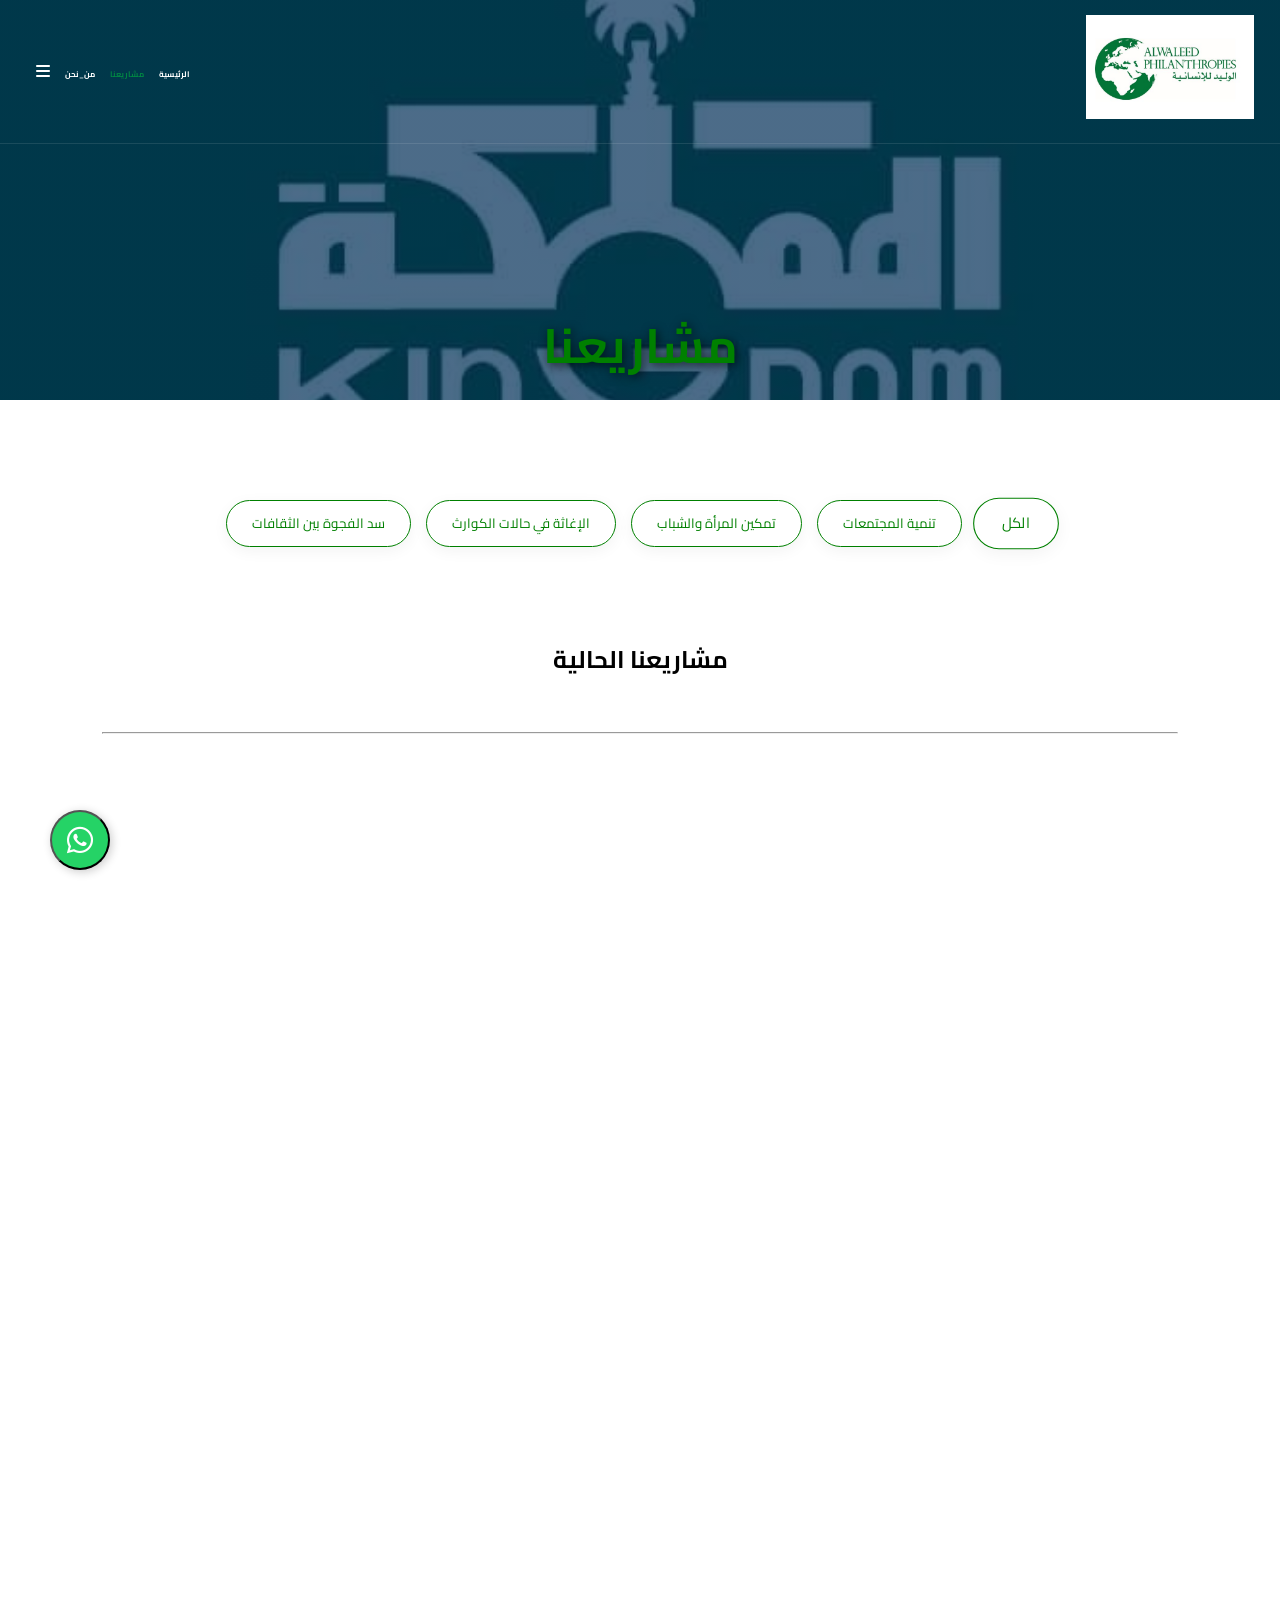
<file: hmlat.html>
<!DOCTYPE html>
<html lang="ar" dir="rtl">
<head>
    <meta charset="UTF-8">
    <meta name="viewport" content="width=device-width, initial-scale=1.0">
    <title>مشاريعنا | الوليد للإنسانية</title>
    <link rel="stylesheet" href="https://cdnjs.cloudflare.com/ajax/libs/font-awesome/6.0.0/css/all.min.css">
    <style>
        @import url('https://fonts.googleapis.com/css2?family=Cairo:wght@300;400;700&display=swap');
        /* اقتباس المتغيرات الأساسية لضمان تطابق الألوان */
        :root {
            --primary-green: #008444;
            --accent-purple: #7e57c2;
            --whatsapp-color: #25D366;
            --transition-speed: 0.4s;
        }

        * { margin: 0; padding: 0; box-sizing: border-box; font-family: 'Cairo', sans-serif; }
        body { background-color: #fff; overflow-x: hidden; }

        /* --- الهيدر (نسخة مطابقة للرئيسية) --- */
        header {
            position: absolute;
            top: 0; width: 100%; padding: 15px 2%;
            display: flex; justify-content: space-between; align-items: center;
            z-index: 1000;
            background: linear-gradient(rgba(0,0,0,0.7), rgba(0,0,0,0.7)), var(--header-bg-image);
            border-bottom: 1px solid rgba(255, 255, 255, 0.1);
            background-size: cover;
            background-position: center;
       }

        .logo-container img { width: 30%; height: auto; mix-blend-mode: multiply; }
        nav ul { display: flex; list-style: none; color: white; }
        nav ul li { margin-left: 10px; cursor: pointer; font-weight: bold; }
        nav ul li a { color: white; text-decoration: none; font-size: 0.3rem; transition: 0.3s; }
        nav ul li a:hover { color: var(--primary-green); }

        /* --- قسم الترحيب الخاص بصفحة من نحن --- */
        .about-hero {
            height: 60vh;
            background: linear-gradient(rgba(0,0,0,0.7), rgba(0,0,0,0.7)), 
                        url('images/ad.png');
            background-size: cover;
            background-position: center;
            display: flex; align-items: center; justify-content: center;
            color: white; text-align: center;
        }

        .about-hero h1 { font-size: 2.5rem; botton: 0; text-shadow: 2px 2px 10px rgba(0,0,0,0.5); }
        
        .logo img {
            height: auto;
        }

        nav ul {
            list-style: none;
            display: flex;
            gap: 5px;
            margin: 0;
        }

        nav ul li a {
            text-decoration: none;
            color: var(--dark-blue);
            font-weight: 250px;
            font-size: 8px;
        }

        /* Hero Section */
        .hero {
            background: linear-gradient(rgba(0,45,86,0.7), rgba(0,45,86,0.7)), 
                        url('images/xx.jpg') no-repeat center center/cover;
            height: 400px;
            display: flex;
            align-items: center;
            justify-content: center;
            color: white;
            text-align: center;
        }

        .hero h1 {
            font-size: 3rem;
            margin: 0;
            border-bottom: 4px solid var(--gold);
            padding-bottom: 10px;
        }

        


        /* Projects Section */
        .container {
            padding: 50px 8%;
        }

        .filters {
            display: flex;
            justify-content: center;
            gap: 15px;
            margin-bottom: 40px;
            flex-wrap: wrap;
        }

        .filter-btn {
            padding: 10px 25px;
            border: 1px solid #ddd;
            background: #fff5;
            border-radius: 25px;
            cursor: pointer;
            transition: 0.3s;
            box-shadow: 0 4px 15px rgba(0,0,0,0.05);
            font-weight: blod;
        }

        .filter-btn.active, .filter-btn:hover {
            background: var(--gold);
            color: green;
            border-color: var(--gold);
            transform: scale(1.1);
        }

        .projects-grid {
            display: grid;
            grid-template-columns: repeat(3, 1fr); 
            gap: 25px; /* المسافة بين البطاقات */
            padding: 20px;
            width: 90%;
            margin: 0 auto; /* توسيط الشبكة في منتصف الصفحة */
        }

/* --- التعديل المخصص للهواتف والأجهزة اللوحية --- */

/* للشاشات المتوسطة (مثل الأيباد) - يظهر بطاقتين في السطر */
    @media (max-width: 992px) {
        .projects-grid {
            grid-template-columns: repeat(2, 1fr);
        }
    }

/* للشاشات الصغيرة (الهواتف) - يظهر بطاقة واحدة فقط في السطر */
    @media (max-width: 600px) {
        .projects-grid {
            grid-template-columns: 1fr; /* عمود واحد فقط يملأ العرض */
            gap: 15px; /* تقليل المسافة لتناسب شاشة الهاتف */
            width: 95%; /* زيادة العرض قليلاً لاستغلال مساحة الهاتف */
        }
    }

        .project-card {
            border-radius: 15px;
            background-color: #ffff;
            overflow: hidden;
            display: flex;
            flex-direction: column;
            box-shadow: 0 4px 15px rgba(0,0,0,0.05);
            transition: transform 0.3s ease;
        }

        .project-card:hover {
            transform: translateY(-10px);
        }

        .project-image {
            height: 180px;
            width: 100%;
            background-size: contain;
            background-repeat: no-repeat            
            background-position: center;
            background-color: #f4f4f4;
            border-radius: 15px 15px 0 0;
            overflow: hidden; /* ضروري جداً لقص الزوائد عند التكبير */
            position: relative;
        }
        

/* التحكم في الصورة نفسها */
        .project-image img, .project-image {
            width: 100%;
            height: 100%;
            background-size: cover; /* لملء الإطار بشكل احترافي */
            background-position: center;
            transition: transform 0.5s ease; /* سرعة ونعومة التكبير */
        }

/* التأثير السحري: عند تمرير الماوس على البطاقة تكبر الصورة */
        .project-card:hover .project-image {
            transform: scale(1.1); /* تكبير بنسبة 10% فقط ليعطي فخامة */
        }
        
        
        /* هذا الكود يطبق فقط على الشاشات الصغيرة (الهواتف) */
    @media (max-width: 768px) {
        .project-image {
            height: 200px; /* يمكننا زيادة الارتفاع قليلاً في الهاتف ليصبح أوضح */
        }

    /* إلغاء تأثير التكبير في الهاتف لأنه قد يسبب إرباكاً عند اللمس */
        .project-card:hover .project-image {
            transform: none; 
        }
    
    /* بدلاً من التكبير، يمكننا جعل البطاقة تظهر بظل أوضح عند لمسها */
        .project-card:active {
            background-color: #f0f0f0;
        }
    }


        .project-content {
            padding: 10px 15px;
            background-color: green;
            border-radius: 0 0 15px 15px;
            display: flex;
            flex-direction: column;
            gap: 5px;
            max-height: 80px;
            overflow: hidden;
            opacity: 0.5;
        }

        .project-category {
            color: var(--gold);
            font-size: 0.7rem;
            font-weight: bold;
            margin-bottom: 2px;
        }

        .project-title {
            font-size: 0.9rem;
            font-weight: blod;
            color: var(--dark-blue);
            margin-bottom: 0;
            height: 50px;
        }
        
        .hr {
            border: 0;             /* حذف الخط الافتراضي */
            height: 2px;           /* سمك الفاصل */
            background: #27ae60;   /* لون الفاصل (أخضر المؤسسة) */
            width: 100%;            /* عرض الفاصل (يمكنك جعله 100% أو أقل) */
            margin: 30px auto;     /* مسافة 30 بكسل فوق وتحت الفاصل مع توسيطه */
            border-radius: 5px;    /* زوايا منحنية للخط */
            opacity: 0.3;          /* شفافية بسيطة لكي لا يكون مزعجاً للعين */
        }
        
        .reveal {
            opacity: 0;
            transform: translateY(40px);
            transition: all 1.0s cubic-bezier(0.25, 0.46, 0.45, 0.94); /* سرعة ونعومة الحركة */
        }
        
        .text-1 { transition-delay: 0s; }    /* يظهر فوراً */
        .text-2 { transition-delay: 0.5s; }  /* ينتظر نصف ثانية ثم يظهر */
        .text-3 { transition-delay: 1s; }    /* ينتظر ثانية كاملة ثم يظهر */


/* الحالة النشطة: ظهور العنصر وعودته لمكانه الأصلي */
        .reveal.active {
            opacity: 1;
            transform: translateY(0);
        }


        
        /* Footer */
        .footer {
            background: #ffff;
            color: blake;
            text-align: center;
            font-weight: blod;
        }
        
        .whatsapp-float {
            position: fixed;
            bottom: 30px;
            left: 50px;
            background-color: var(--whatsapp-color);
            color: #ffff;
            border-radius: 50px;
            text-align: center;
            font-size: 30px;
            box-shadow: 2px 2px 10px rgba(0,0,0,0.2);
            z-index: 1000;
            width: 60px; height: 60px;
            display: flex; align-items: center; justify-content: center;
            text-decoration: none;
            transition: transform 0.3s;
        }
        .whatsapp-float:hover { transform: scale(1.1) rotate(10deg); }

    </style>
</head>
<body>
    
    <button onclick="toggleWhatsAppModal()" class="whatsapp-float">
        <i class="fab fa-whatsapp"></i>
   </button>

    <header>
        <div class="logo-container reveal">
            <img src="images/ad.png" alt="logo">
        </div>
        <nav>
            <ul>
                <li><a href="/index.html">الرئيسية</a></li>
                <li><a href="about.html" style="color: var(--primary-green);">مشاريعنا</a></li>
                <li><a href="#">من_نحن</a></li>
                <li><i class="fas fa-bars"></i></li>
            </ul>
        </nav>
    </header>


    <section class="hero reveal">
        <h1 style="color: green; text-shadow: 2px 2px 10px rgba(0,0,0,0.7); transform: translateY(150px);">مشاريعنا</h1>
    </section>
    
        <div style="height: 50px;"></div>

    <div class="container reveal">
        <div class="filters reveal">
            <button class="filter-btn active">الكل</button>
            <button class="filter-btn reveal">تنمية المجتمعات</button>
            <button class="filter-btn reveal">تمكين المرأة والشباب</button>
            <button class="filter-btn reveal">الإغاثة في حالات الكوارث</button>
            <button class="filter-btn reveal">سد الفجوة بين الثقافات</button>
        </div>
    </section>
    
        <div style="height: 50px;"></div>
    
    <section class="project-section reveal">
           <h2 style="text-align: center;">مشاريعنا الحالية</h2>
    </section>
    
    <div style="height: 50px;"></div>
    
    <hr>
    
    <div style="height: 50px;"></div>
    
    <section class="projects-grid reveal">      
        <div class="project-card reveal">
            <div class="project-image reveal">
                <img src="/images/www.jpg" alt="دعم التعليم">
            </div>
            
            <div class="project-content reveal">
                <div class="project-category reveal">مشروع تطبيق صعوبات التعلم</div>
                <div class="project-title reveal">مشروع تطبيق صعوبات التعلم</div>
                    <a href="housing-details.html" class="read-more">اقرأ المزيد ←</a>
             </div>
        </div>
        
        <div class="project-card reveal">
            <div class="project-image reveal">
                <img src="/images/wwq.jpg" alt="تمكين الشباب">
            </div>
            
            <div class="project-content reveal">
                <div class="project-category reveal">مبادرة التدريب المهني والتقني</div>
                <div class="project-title reveal">مبادرة التدريب المهني والتقني</div>
                    <a href="youth-details.html" class="read-more">اقرأ المزيد ←</a>
                </div>
            </div>
            
            <div class="project-card reveal">
                <div class="project-image reveal">
                    <img src="/images/qql.jpg" alt="مبادرات">
                </div>
            
                <div class="project-content reveal">
                    <div class="project-category reveal">بناء الجسور بين الثقافات</div>
                    <div class="project-title reveal">الحفاظ على الثقافة من خلال الفن: مبادرة مجلس التعاون الخليجي</div>
                        <a href="youth-details.html" class="read-more">اقرأ المزيد ←</a>
                    </div>
                </div>
                
                <div class="project-card reveal">
                <div class="project-image reveal">
                    <img src="/images/qqp.jpg" alt="تمكين">
                </div>
            
                <div class="project-content reveal">
                    <div class="project-category reveal">تنمية المجتمعات</div>
                    <div class="project-title reveal">مشروع المستقبل: التعليم من اجل التوظيف</div>
                        <a href="youth-details.html" class="read-more">اقرأ المزيد ←</a>
                    </div>
                </div>
                
                <div class="project-card reveal">
                <div class="project-image reveal">
                    <img src="/images/wwr.jpg" alt="مبادرات">
                </div>
            
                <div class="project-content reveal">
                    <div class="project-category reveal">تنمية البيئة المستدامة</div>
                    <div class="project-title reveal">التخلص من العناصر التي تلوث البيئة وتؤثر على الحياة الصحية</div>
                        <a href="youth-details.html" class="read-more">اقرأ المزيد ←</a>
                    </div>
                </div>
                
                <div class="project-card reveal">
                <div class="project-image reveal">
                    <img src="/images/wws.jpeg" alt="اسكان">
                </div>
            
                <div class="project-content reveal">
                    <div class="project-category reveal">توزيع وحدات سكنية</div>
                    <div class="project-title reveal">توزيع وحدات سكنية للأيتام والمحتاجين</div>
                        <a href="youth-details.html" class="read-more">اقرأ المزيد ←</a>
                    </div>
                </div>
                
                <div class="project-card reveal">
                <div class="project-image reveal">
                    <img src="/images/wwt.jpg" alt="تمكين">
                </div>
            
                <div class="project-content reveal">
                    <div class="project-category reveal">ظاهرة العنف ضد المرأه</div>
                    <div class="project-title reveal">نشر الوعي محاربة ظاهرة العنف ضد المراه</div>
                        <a href="youth-details.html" class="read-more">اقرأ المزيد ←</a>
                    </div>
                </div>
                
                <div class="project-card reveal">
                <div class="project-image reveal">
                    <img src="/images/wwy.jpg" alt="تمكين ">
                </div>
            
                <div class="project-content reveal">
                    <div class="project-category reveal">تمكين خيارات التعليم السلس</div>
                    <div class="project-title reveal">مبادرة التدريب المهني والتقني</div>
                        <a href="youth-details.html" class="read-more">اقرأ المزيد ←</a>
                    </div>
                </div>
                
                <div class="project-card reveal">
                <div class="project-image reveal">
                    <img src="/images/wwu.jpg" alt="القطاع الصحي">
                </div>
            
                <div class="project-content reveal">
                    <div class="project-category reveal">دعم المناطق النائية من خلال بنا مستشفيات ومراكز صحية</div>
                    <div class="project-title reveal">مبادرة التدريب والتاهيل</div>
                        <a href="youth-details.html" class="read-more">اقرأ المزيد ←</a>
                    </div>
                </div>
        </div>
    </section>


        </div>
    </div>
    
    <hr>
    
    <div style="height: 50px;"></div>

   <footer>
        <div class="footer reveal">
            <p>تواصل معنا واتساب: <a href="https://wa.me/966567232680" style="color: green;">+966567232680</a></p>
            <div style="height: 10px;"></div>
            <p>تواصل معنا عبر البريد: <a href="mailto:aabntlal680@gmail.com" style="color: green;">aabntlal680@gmail.com</a></p>
            <div style="height: 10px;"></div>
            <p style="margin-top: 10px; font-size: 0.9rem; color: #777;">جميع الحقوق محفوظة-مؤسسة الوليد الإنسانية لعام @2026</p>
            <div style="height: 10px;"></div>
        </div>
    </footer>
    
    <div style="height: 50px;"></div>
    
    <div id="whatsappModal" style="display: none; position: fixed; inset: 0; background: rgba(0,0,0,0.6); z-index: 9999; align-items: center; justify-content: center;">
    <div style="background: white; width: 90%; max-width: 400px; border-radius: 15px; overflow: hidden; font-family: sans-serif;">
        <div style="background: #25d366; color: white; padding: 15px; text-align: center; font-weight: bold;">
            أرسل ملاحظتك أو شكواك
        </div>
        <div style="padding: 20px;">
            <textarea id="userNote" rows="4" style="width: 100%; border: 1px solid #ddd; border-radius: 8px; padding: 10px; text-align: right; direction: rtl;" placeholder="اكتب ملاحظتك هنا..."></textarea>
            <button onclick="sendToWhatsApp()" style="width: 100%; background: #25d366; color: white; border: none; padding: 12px; border-radius: 8px; margin-top: 15px; font-weight: bold; cursor: pointer;">
                إرسال إلى واتساب
            </button>
            <button onclick="toggleWhatsAppModal()" style="width: 100%; background: #eee; color: #333; border: none; padding: 8px; border-radius: 8px; margin-top: 10px; cursor: pointer;">
                إلغاء
            </button>
        </div>
    </div>
</div>

    <script>
    document.addEventListener("DOMContentLoaded", function() {
        const observerOptions = {
        threshold: 0.1 // تفعيل الحركة عند ظهور 10% من العنصر
    };

    const observer = new IntersectionObserver((entries) => {
        entries.forEach(entry => {
            if (entry.isIntersecting) {
                entry.target.classList.add("active");
            } else {
                // حذف الكلاس عند الخروج لجعل الحركة تتكرر دوماً
                entry.target.classList.remove("active");
            }
        });
    }, observerOptions);

    document.querySelectorAll(".reveal").forEach(el => observer.observe(el));
    });
    </script>

    <script>
// تأكد أن الدالة موجودة هنا بين وسومي السكريبت
    function toggleWhatsAppModal() {
        const modal = document.getElementById('whatsappModal');
        if (modal.style.display ==='none' || modal.style.display === '') {
            modal.style.display ='flex';
        } else {
            modal.style.display ='none';
        }
    }

// دالة الإرسال بالرقم الجديد التي أعطيتك إياها
    function sendToWhatsApp() {
        const noteElement = document.getElementById('userNote');
        const note = noteElement.value.trim();
        const phoneNumber ="966567232680"; 

        if (note ==="") {
            alert("فضلاً اكتب الملاحظة أولاً");
            return;
        }
        
         const prefix="📢 *رسالة جديدة من الموقع الرسمي:*\n\n";
         const suffix="\n\nــــــــــــــــــــــــــــــــ\n⚠️ *يرجى النظر في مشكلتي وحلها في أسرع وقت.*";
        
        const fullMessage = prefix + note + suffix;


        const encodedText = encodeURIComponent(fullMessage);
        const whatsappUrl ="https://api.whatsapp.com/send?phone=" + phoneNumber + "&text=" + encodedText;

        window.open(whatsappUrl,'_blank');
        toggleWhatsAppModal();
        noteElement.value =""; 
    }
    
    </script>
    

</body>
</html>
</file>
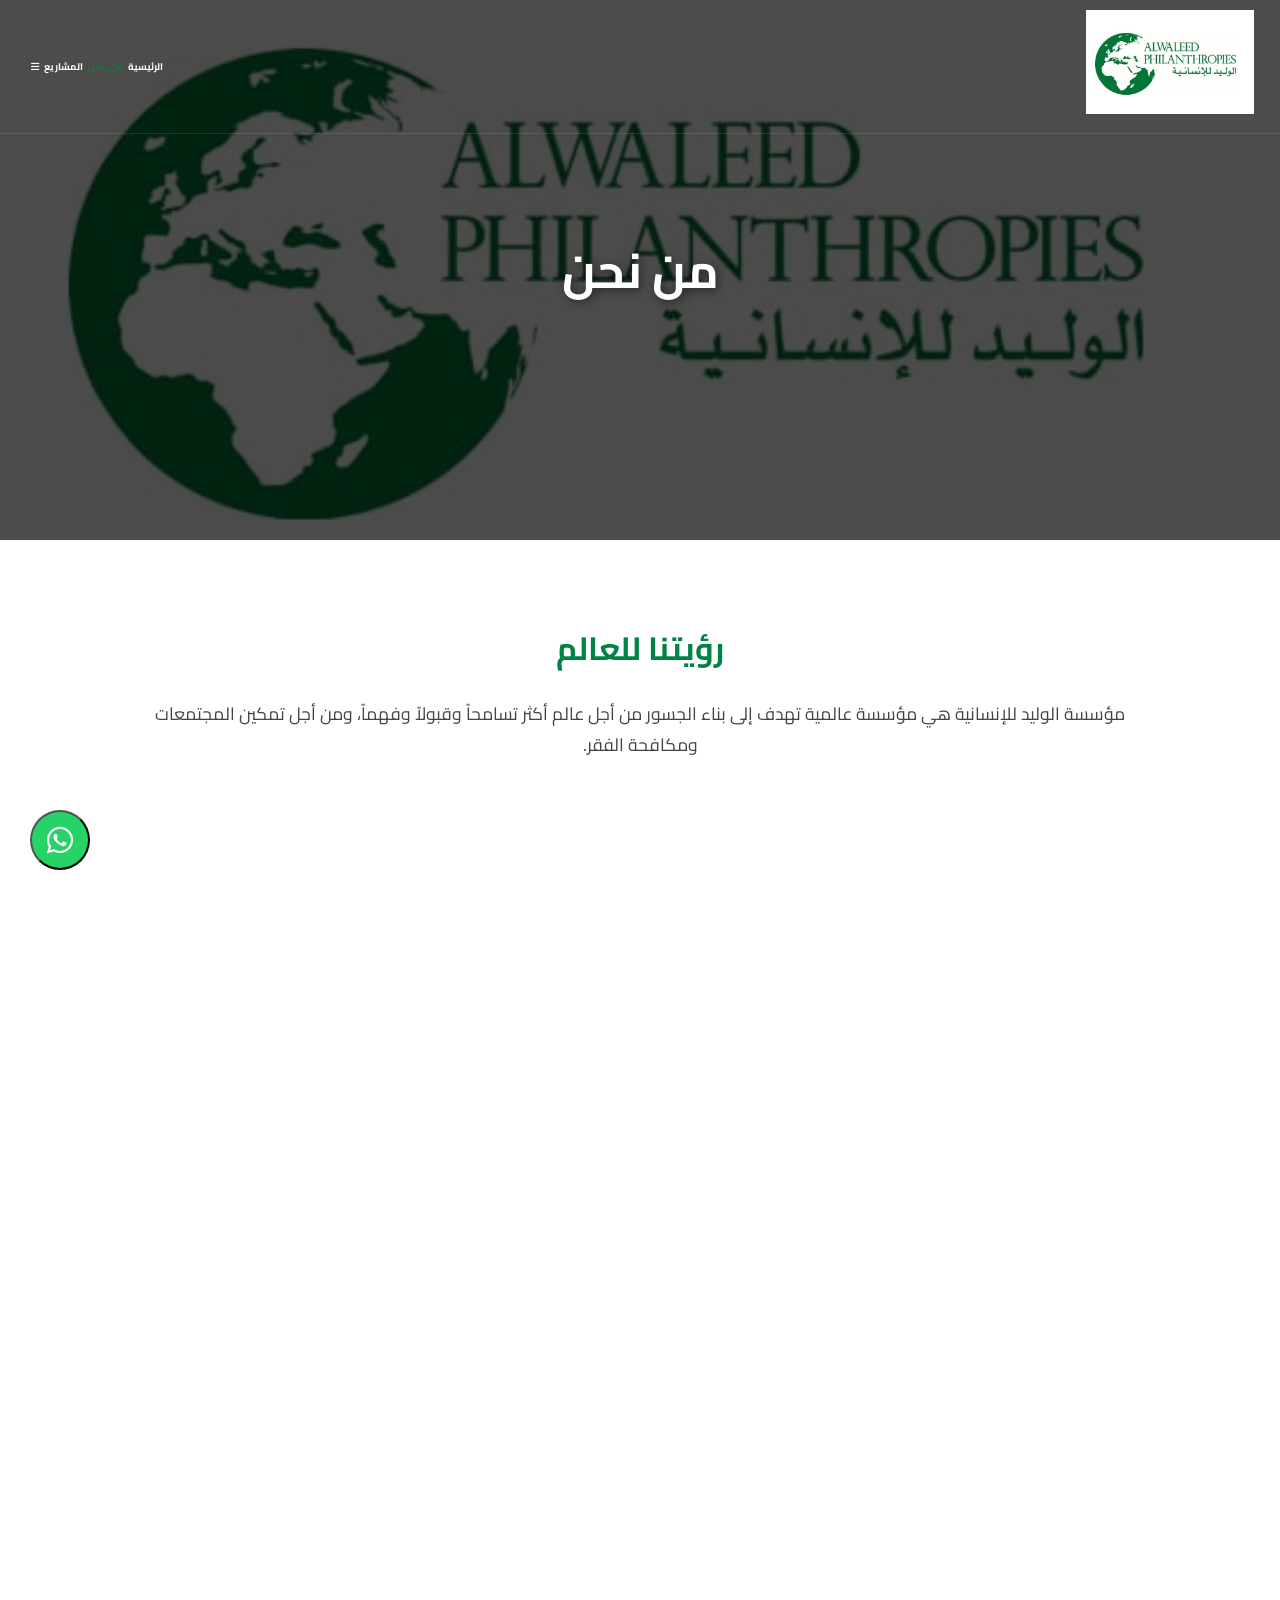
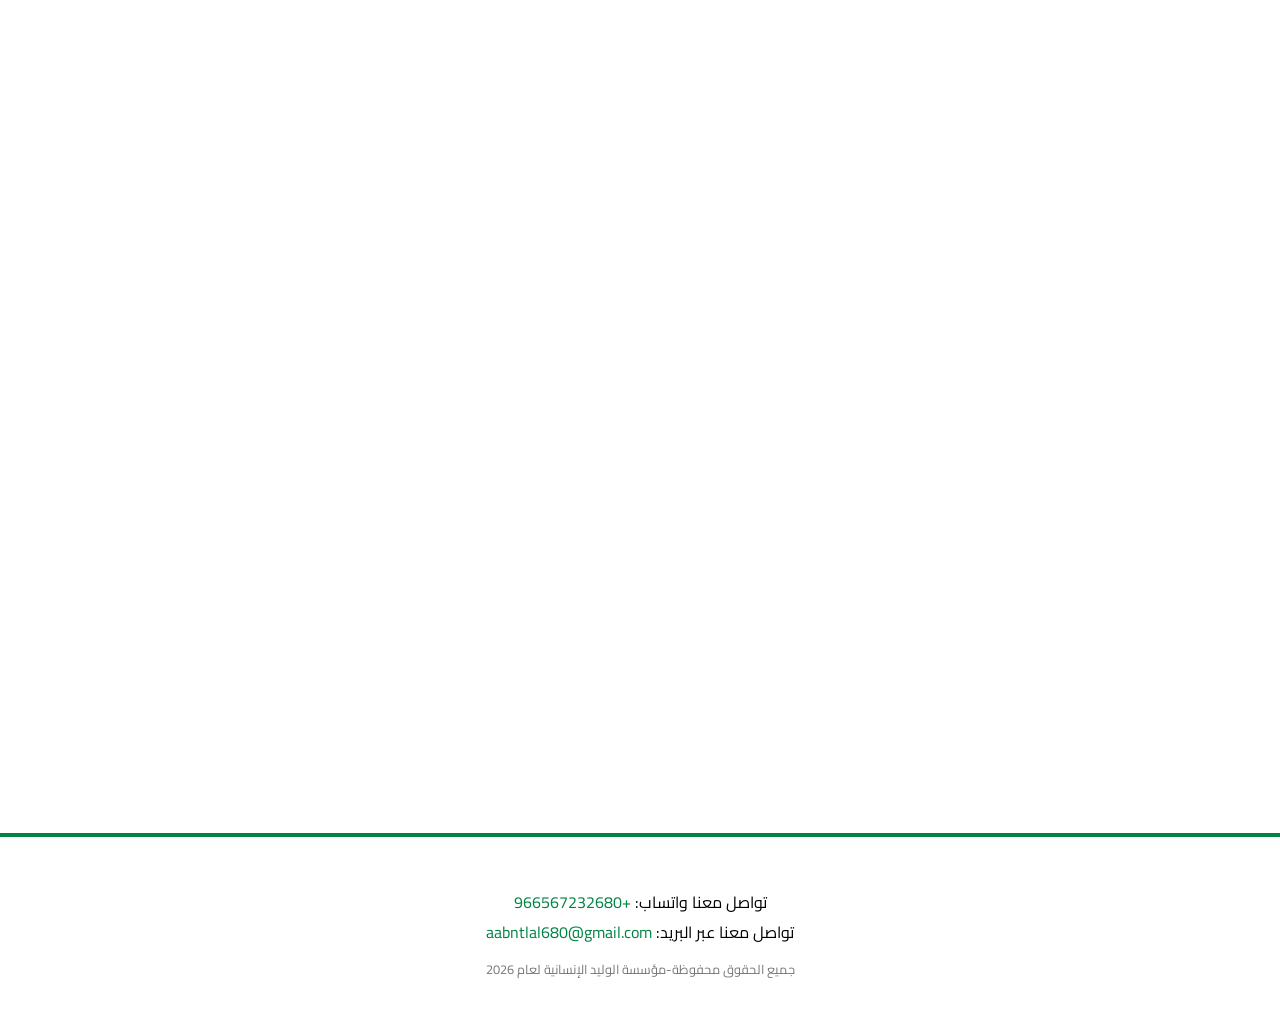
<file: we.html>
<!DOCTYPE html>
<html lang="ar" dir="rtl">
<head>
    <meta charset="UTF-8">
    <meta name="viewport" content="width=device-width, initial-scale=1.0">
    <title>من نحن - مؤسسة الوليد للإنسانية</title>
    <link rel="stylesheet" href="https://cdnjs.cloudflare.com/ajax/libs/font-awesome/6.0.0/css/all.min.css">
    <style>
        @import url('https://fonts.googleapis.com/css2?family=Cairo:wght@300;400;700&display=swap');
        /* اقتباس المتغيرات الأساسية لضمان تطابق الألوان */
        :root {
            --primary-green: #008444;
            --accent-purple: #7e57c2;
            --whatsapp-color: #25D366;
            --transition-speed: 0.4s;
        }

        * { margin: 0; padding: 0; box-sizing: border-box; font-family: 'Cairo', sans-serif; }
        body { background-color: #fff; overflow-x: hidden; }

        /* --- الهيدر (نسخة مطابقة للرئيسية) --- */
        header {
            position: absolute;
            top: 0; width: 100%; padding: 10px 2%;
            display: flex; justify-content: space-between; align-items: center;
            z-index: 100;
            background: linear-gradient(rgba(0,0,0,0.7), rgba(0,0,0,0.7)), var(--header-bg-image);
            border-bottom: 1px solid rgba(255, 255, 255, 0.1);
            background-size: cover;
            background-position: center;
       
        }

        .logo-container img { width: 30%; height: auto; mix-blend-mode: multiply; }
        nav ul { display: flex; list-style: none; color: white; }
        nav ul li { margin-left: 5px; cursor: pointer; font-weight: bold; font-size: 0.6rem; }
        nav ul li a { color: white; text-decoration: none; transition: 0.3s; }
        nav ul li a:hover { color: var(--primary-green); }

        /* --- قسم الترحيب الخاص بصفحة من نحن --- */
        .about-hero {
            height: 60vh;
            background: linear-gradient(rgba(0,0,0,0.7), rgba(0,0,0,0.7)), 
                        url('images/ad.png');
            background-size: cover;
            background-position: center;
            display: flex; align-items: center; justify-content: center;
            color: white; text-align: center;
        }

        .about-hero h1 { font-size: 3rem; text-shadow: 2px 2px 10px rgba(0,0,0,0.5); }

        /* --- قسم المحتوى والمعلومات --- */
        .content-section { padding: 80px 10%; line-height: 1.8; text-align: center; }
        .content-section h2 { color: var(--primary-green); margin-bottom: 20px; font-size: 2rem; }
        .content-section p { font-size: 1.1rem; color: #444; width: 100% max-width: 900px; margin: 0 auto 40px; }

        /* --- بطاقات الرؤية والأهداف (اقتباس شكل البطاقات) --- */
        .info-grid {
            display: grid;
            grid-template-columns: repeat(auto-fit, minmax(280px, 1fr));
            gap: 25px;
            margin-top: 50px;
        }

        .info-card {
            background: #f9f9f9;
            padding: 40px;
            border-radius: 15px;
            border-top: 5px solid var(--primary-green);
            box-shadow: 0 5px 15px rgba(0,0,0,0.05);
            transition: 0.3s;
        }
        .info-card:hover { transform: translateY(-10px); background: #fff; box-shadow: 0 10px 30px rgba(0,0,0,0.1); }
        .info-card i { font-size: 2.5rem; color: var(--primary-green); margin-bottom: 20px; }
        
        .reveal {
            opacity: 0;
            transform: translateY(40px);
            transition: all 1.0s cubic-bezier(0.25, 0.46, 0.45, 0.94); /* سرعة ونعومة الحركة */
        }
        
        .text-1 { transition-delay: 0s; }    /* يظهر فوراً */
        .text-2 { transition-delay: 0.5s; }  /* ينتظر نصف ثانية ثم يظهر */
        .text-3 { transition-delay: 1s; }    /* ينتظر ثانية كاملة ثم يظهر */


/* الحالة النشطة: ظهور العنصر وعودته لمكانه الأصلي */
        .reveal.active {
            opacity: 1;
            transform: translateY(0);
        }

        /* --- التذييل (نسخة مطابقة للرئيسية) --- */
        footer {
            background: #fff;
            padding: 50px 10%;
            border-top: 4px solid var(--primary-green);
            text-align: center;
        }
        footer a { text-decoration: none; color: var(--primary-green); }

        .whatsapp-float {
            position: fixed; bottom: 30px; left: 30px;
            background-color: var(--whatsapp-color); color: #FFF;
            border-radius: 50px; width: 60px; height: 60px;
            display: flex; align-items: center; justify-content: center;
            font-size: 30px; z-index: 1000; text-decoration: none;
        }
    </style>
</head>
<body>

    <button onclick="toggleWhatsAppModal()" class="whatsapp-float">
        <i class="fab fa-whatsapp"></i>
   </button>

    <header>
        <div class="logo-container reveal">
            <img src="images/ad.png" alt="logo">
        </div>
        <nav>
            <ul>
                <li><a href="/index.html">الرئيسية</a></li>
                <li><a href="about.html" style="color: var(--primary-green);">من_نحن</a></li>
                <li><a href="hmlat.html">المشاريع</a></li>
                <li><i class="fas fa-bars"></i></li>
            </ul>
        </nav>
    </header>

    <section class="about-hero reveal">
        <h1>من نحن</h1>
    </section>

    <section class="content-section reveal">
        <h2>رؤيتنا للعالم</h2>
        <p>مؤسسة الوليد للإنسانية هي مؤسسة عالمية تهدف إلى بناء الجسور من أجل عالم أكثر تسامحاً وقبولاً وفهماً، ومن أجل تمكين المجتمعات ومكافحة الفقر.</p>
        
        <div class="info-grid reveal">
            <div class="info-card">
                <i class="fas fa-hands-helping"></i>
                <h3>الإغاثة الإنسانية</h3>
                <p>الاستجابة السريعة للكوارث الطبيعية ودعم المتضررين حول العالم.</p>
            </div>
            <div class="info-card reveal">
                <i class="fas fa-female"></i>
                <h3>تمكين المرأة</h3>
                <p>دعم المبادرات التي تعزز دور المرأة في المجتمع والاقتصاد.</p>
            </div>
            <div class="info-card reveal">
                <i class="fas fa-microchip"></i>
                <h3>الابتكار والذكاء</h3>
                <p>توظيف التكنولوجيا الحديثة لخدمة القضايا الإنسانية الملحة.</p>
            </div>
            
            <div class="info-card reveal">
                <i class="fas fa-female"></i>
                <h3>تمكين المرأة</h3>
                <p>دعم المبادرات التي تعزز دور المرأة في المجتمع والاقتصاد.</p>
            </div>
            <div class="info-card reveal">
                <i class="fas fa-microchip"></i>
                <h3>الابتكار والذكاء</h3>
                <p>توظيف التكنولوجيا الحديثة لخدمة القضايا الإنسانية الملحة.</p>
            </div>
            
            <div class="info-card reveal">
                <i class="fas fa-female"></i>
                <h3>تمكين المرأة</h3>
                <p>دعم المبادرات التي تعزز دور المرأة في المجتمع والاقتصاد.</p>
            </div>
            <div class="info-card reveal">
                <i class="fas fa-microchip"></i>
                <h3>الابتكار والذكاء</h3>
                <p>توظيف التكنولوجيا الحديثة لخدمة القضايا الإنسانية الملحة.</p>
            </div>
            
            <div class="info-card reveal">
                <i class="fas fa-female"></i>
                <h3>تمكين المرأة</h3>
                <p>دعم المبادرات التي تعزز دور المرأة في المجتمع والاقتصاد.</p>
            </div>
            <div class="info-card reveal">
                <i class="fas fa-microchip"></i>
                <h3>الابتكار والذكاء</h3>
                <p>توظيف التكنولوجيا الحديثة لخدمة القضايا الإنسانية الملحة.</p>
            </div>
            
            <div class="info-card reveal">
                <i class="fas fa-female"></i>
                <h3>تمكين المرأة</h3>
                <p>دعم المبادرات التي تعزز دور المرأة في المجتمع والاقتصاد.</p>
            </div>
            <div class="info-card reveal">
                <i class="fas fa-microchip"></i>
                <h3>الابتكار والذكاء</h3>
                <p>توظيف التكنولوجيا الحديثة لخدمة القضايا الإنسانية الملحة.</p>
            </div>
            
            <div class="info-card reveal">
                <i class="fas fa-female"></i>
                <h3>تمكين المرأة</h3>
                <p>دعم المبادرات التي تعزز دور المرأة في المجتمع والاقتصاد.</p>
            </div>
            <div class="info-card reveal">
                <i class="fas fa-microchip"></i>
                <h3>الابتكار والذكاء</h3>
                <p>توظيف التكنولوجيا الحديثة لخدمة القضايا الإنسانية الملحة.</p>
            </div>
            
            <div class="info-card reveal">
                <i class="fas fa-female"></i>
                <h3>تمكين المرأة</h3>
                <p>دعم المبادرات التي تعزز دور المرأة في المجتمع والاقتصاد.</p>
            </div>
            <div class="info-card reveal">
                <i class="fas fa-microchip"></i>
                <h3>الابتكار والذكاء</h3>
                <p>توظيف التكنولوجيا الحديثة لخدمة القضايا الإنسانية الملحة.</p>
            </div>
        </div>
    </section>

    <footer class="style: reveal;">
        <p>تواصل معنا واتساب: <a href="https://wa.me/966567232680">+966567232680</a></p>
        <p>تواصل معنا عبر البريد: <a href="mailto:aabntlal680@gmail.com">aabntlal680@gmail.com</a></p>
        <p style="margin-top: 10px; font-size: 0.8rem; color: #777;">جميع الحقوق محفوظة-مؤسسة الوليد الإنسانية لعام 2026</p>
    </footer>
    
    <div id="whatsappModal" style="display: none; position: fixed; inset: 0; background: rgba(0,0,0,0.6); z-index: 9999; align-items: center; justify-content: center;">
    <div style="background: white; width: 90%; max-width: 400px; border-radius: 15px; overflow: hidden; font-family: sans-serif;">
        <div style="background: #25d366; color: white; padding: 15px; text-align: center; font-weight: bold;">
            أرسل ملاحظتك أو شكواك
        </div>
        <div style="padding: 20px;">
            <textarea id="userNote" rows="4" style="width: 100%; border: 1px solid #ddd; border-radius: 8px; padding: 10px; text-align: right; direction: rtl;" placeholder="اكتب ملاحظتك هنا..."></textarea>
            <button onclick="sendToWhatsApp()" style="width: 100%; background: #25d366; color: white; border: none; padding: 12px; border-radius: 8px; margin-top: 15px; font-weight: bold; cursor: pointer;">
                إرسال إلى واتساب
            </button>
            <button onclick="toggleWhatsAppModal()" style="width: 100%; background: #eee; color: #333; border: none; padding: 8px; border-radius: 8px; margin-top: 10px; cursor: pointer;">
                إلغاء
            </button>
        </div>
    </div>
</div>

    <script>
    document.addEventListener("DOMContentLoaded", function() {
        const observerOptions = {
        threshold: 0.1 // تفعيل الحركة عند ظهور 10% من العنصر
    };

    const observer = new IntersectionObserver((entries) => {
        entries.forEach(entry => {
            if (entry.isIntersecting) {
                entry.target.classList.add("active");
            } else {
                // حذف الكلاس عند الخروج لجعل الحركة تتكرر دوماً
                entry.target.classList.remove("active");
            }
        });
    }, observerOptions);

    document.querySelectorAll(".reveal").forEach(el => observer.observe(el));
    });
    </script>

    <script>
// تأكد أن الدالة موجودة هنا بين وسومي السكريبت
    function toggleWhatsAppModal() {
        const modal = document.getElementById('whatsappModal');
        if (modal.style.display ==='none' || modal.style.display === '') {
            modal.style.display ='flex';
        } else {
            modal.style.display ='none';
        }
    }

// دالة الإرسال بالرقم الجديد التي أعطيتك إياها
    function sendToWhatsApp() {
        const noteElement = document.getElementById('userNote');
        const note = noteElement.value.trim();
        const phoneNumber ="966567232680"; 

        if (note ==="") {
            alert("فضلاً اكتب الملاحظة أولاً");
            return;
        }
        
         const prefix="📢 *رسالة جديدة من الموقع الرسمي:*\n\n";
         const suffix="\n\nــــــــــــــــــــــــــــــــ\n⚠️ *يرجى النظر في مشكلتي وحلها في أسرع وقت.*";
        
        const fullMessage = prefix + note + suffix;


        const encodedText = encodeURIComponent(fullMessage);
        const whatsappUrl ="https://api.whatsapp.com/send?phone=" + phoneNumber + "&text=" + encodedText;

        window.open(whatsappUrl,'_blank');
        toggleWhatsAppModal();
        noteElement.value =""; 
    }
    
    </script>

</body>
</html>
</file>
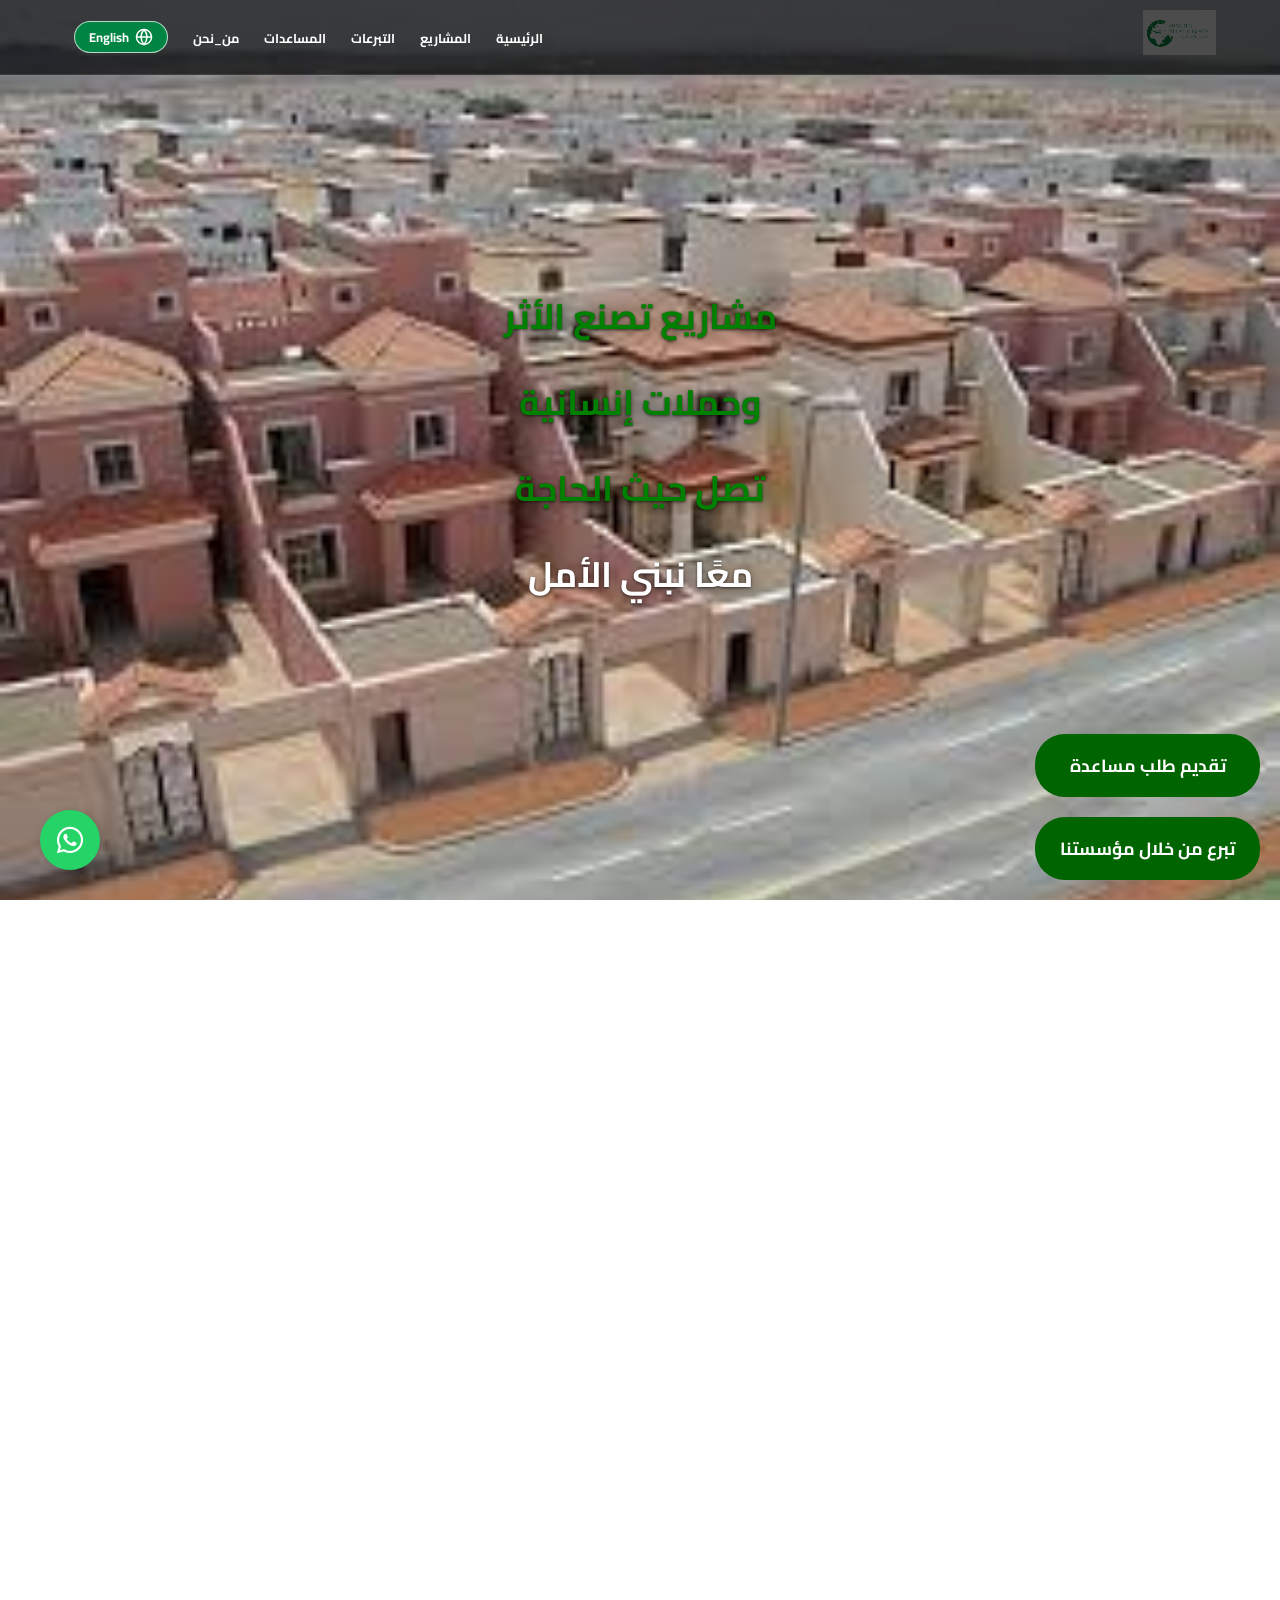
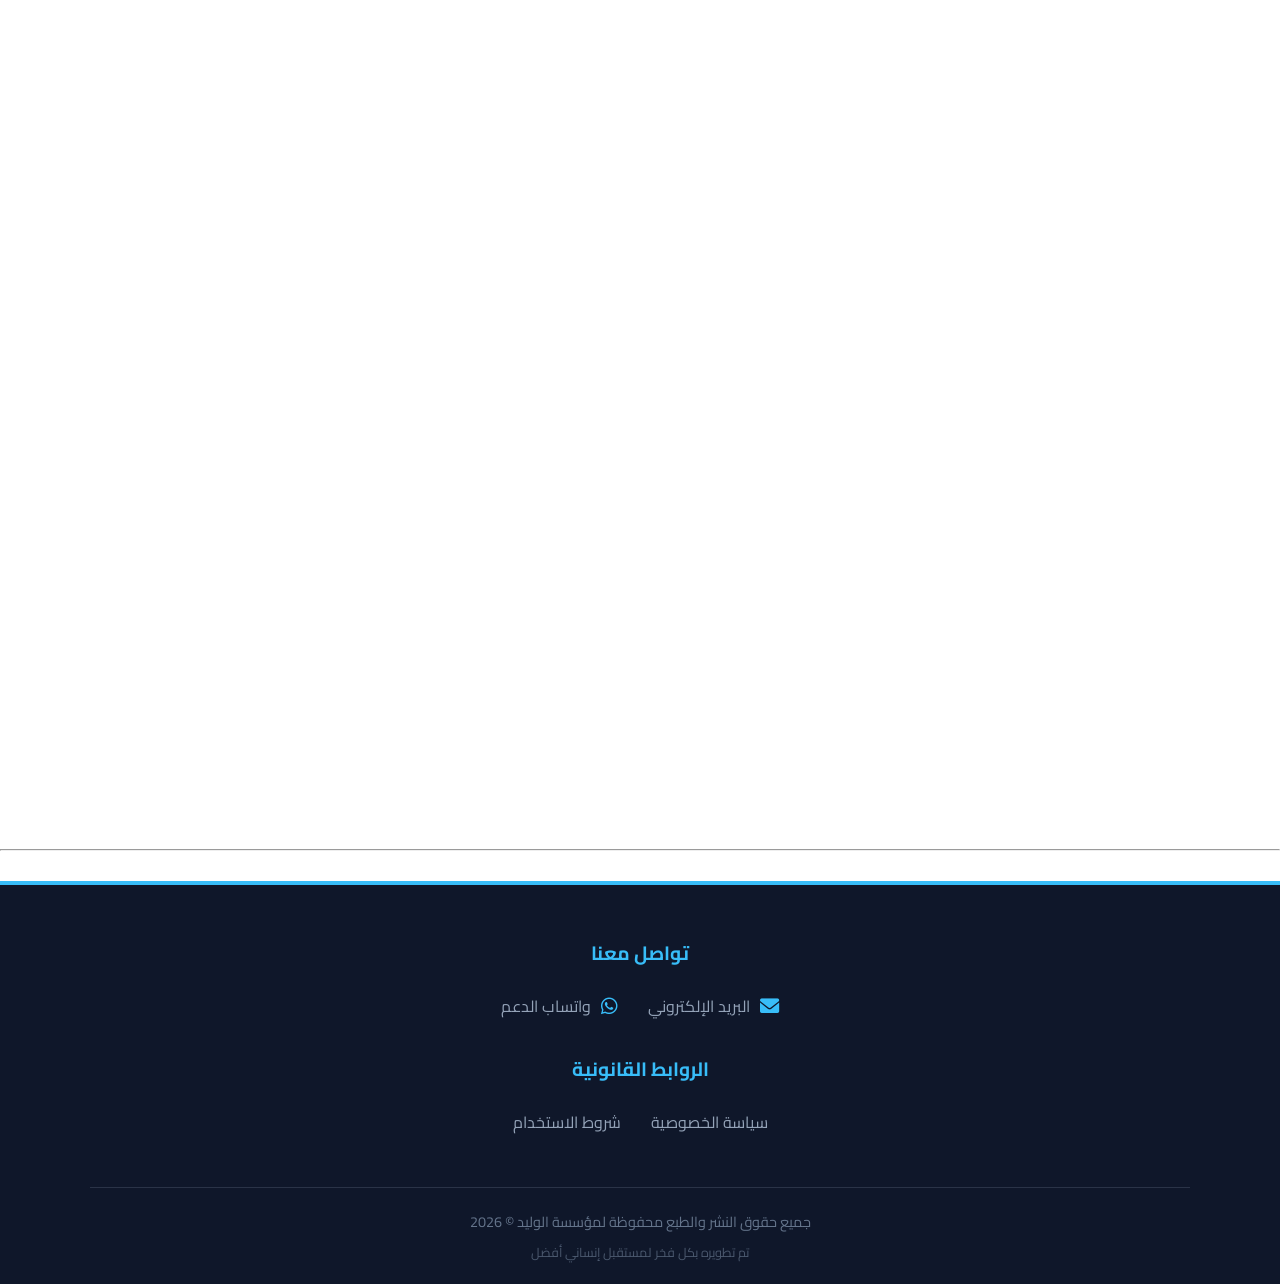
<file: pages/hmlat.html>
<!DOCTYPE html>
<html lang="ar" dir="rtl">
<head>
    <meta charset="UTF-8">
    <meta name="viewport" content="width=device-width, initial-scale=1.0">
    <title>مشاريعنا | الوليد للإنسانية</title>
    <link rel="stylesheet" href="https://cdnjs.cloudflare.com/ajax/libs/font-awesome/6.0.0/css/all.min.css">
    <style>
        @import url('https://fonts.googleapis.com/css2?family=Cairo:wght@300;400;700&display=swap');
        /* اقتباس المتغيرات الأساسية لضمان تطابق الألوان */
        :root {
            --primary-green: #008444;
            --accent-purple: #7e57c2;
            --whatsapp-color: #25D366;
            --transition-speed: 0.4s;
        }

        * { margin: 0; padding: 0; box-sizing: border-box; font-family: 'Cairo', sans-serif; }
        body { background-color: #fff; overflow-x: hidden; }

        /* --- الهيدر (نسخة مطابقة للرئيسية) --- */
        header {
            position: absolute;
            top: 0; width: 100%; padding: 15px 2%;
            display: flex; justify-content: space-between; align-items: center;
            z-index: 1000;
            background: linear-gradient(rgba(0,0,0,0.7), rgba(0,0,0,0.7)), var(--header-bg-image);
            border-bottom: 1px solid rgba(255, 255, 255, 0.1);
            background-size: cover;
            background-position: center;
       }

        .logo-container img { width: 30%; height: auto; mix-blend-mode: multiply; }
        nav ul { display: flex; list-style: none; color: white; }
        nav ul li { margin-left: 10px; cursor: pointer; font-weight: bold; }
        nav ul li a { color: white; text-decoration: none; font-size: 0.3rem; transition: 0.3s; }
        nav ul li a:hover { color: var(--primary-green); }

        /* --- قسم الترحيب الخاص بصفحة من نحن --- */
        .about-hero {
            height: 60vh;
            background: linear-gradient(rgba(0,0,0,0.7), rgba(0,0,0,0.7)), 
                        url('images/ad.png');
            background-size: cover;
            background-position: center;
            display: flex; align-items: center; justify-content: center;
            color: white; text-align: center;
        }

        .about-hero h1 { font-size: 2.5rem; botton: 0; text-shadow: 2px 2px 10px rgba(0,0,0,0.5); }
        
        .logo img {
            height: auto;
        }

        nav ul {
            list-style: none;
            display: flex;
            gap: 5px;
            margin: 0;
        }

        nav ul li a {
            text-decoration: none;
            color: var(--dark-blue);
            font-weight: 250px;
            font-size: 8px;
        }

        /* Hero Section */
        .hero {
            background: linear-gradient(rgba(0,45,86,0.7), rgba(0,45,86,0.7)), 
                        url('images/xx.jpg') no-repeat center center/cover;
            height: 400px;
            display: flex;
            align-items: center;
            justify-content: center;
            color: white;
            text-align: center;
        }

        .hero h1 {
            font-size: 3rem;
            margin: 0;
            border-bottom: 4px solid var(--gold);
            padding-bottom: 10px;
        }

        


        /* Projects Section */
        .container {
            padding: 50px 8%;
        }

        .filters {
            display: flex;
            justify-content: center;
            gap: 15px;
            margin-bottom: 40px;
            flex-wrap: wrap;
        }

        .filter-btn {
            padding: 10px 25px;
            border: 1px solid #ddd;
            background: #fff5;
            border-radius: 25px;
            cursor: pointer;
            transition: 0.3s;
            box-shadow: 0 4px 15px rgba(0,0,0,0.05);
            font-weight: blod;
        }

        .filter-btn.active, .filter-btn:hover {
            background: var(--gold);
            color: green;
            border-color: var(--gold);
            transform: scale(1.1);
        }

        .projects-grid {
            display: grid;
            grid-template-columns: repeat(3, 1fr); 
            gap: 20px; /* المسافة بين البطاقات */
            padding: 15px;
            width: 90%;
            margin: 0 auto; /* توسيط الشبكة في منتصف الصفحة */
        }

/* --- التعديل المخصص للهواتف والأجهزة اللوحية --- */

/* للشاشات المتوسطة (مثل الأيباد) - يظهر بطاقتين في السطر */
    @media (max-width: 992px) {
        .projects-grid {
            grid-template-columns: repeat(2, 1fr);
        }
    }

/* للشاشات الصغيرة (الهواتف) - يظهر بطاقة واحدة فقط في السطر */
    @media (max-width: 600px) {
        .projects-grid {
            grid-template-columns: 1fr; /* عمود واحد فقط يملأ العرض */
            gap: 15px; /* تقليل المسافة لتناسب شاشة الهاتف */
            width: 95%; /* زيادة العرض قليلاً لاستغلال مساحة الهاتف */
        }
    }

        .project-card {
            border-radius: 15px;
            background-color: #ffff;
            overflow: hidden;
            display: flex;
            flex-direction: column;
            box-shadow: 0 4px 15px rgba(0,0,0,0.05);
            transition: transform 0.3s ease;
        }

        .project-card:hover {
            transform: translateY(-10px);
        }

        .project-image {
            height: 280px;
            width: 100%;
            background-size: contain;
            background-repeat: no-repeat            
            background-position: center;
            background-color: #f4f4f4;
            border-radius: 15px 15px 0 0;
            overflow: hidden; /* ضروري جداً لقص الزوائد عند التكبير */
            position: relative;
        }
        

/* التحكم في الصورة نفسها */
        .project-image img, .project-image {
            width: 100%;
            height: 100%;
            background-size: cover; /* لملء الإطار بشكل احترافي */
            background-position: center;
            transition: transform 0.5s ease; /* سرعة ونعومة التكبير */
        }

/* التأثير السحري: عند تمرير الماوس على البطاقة تكبر الصورة */
        .project-card:hover .project-image {
            transform: scale(1.1); /* تكبير بنسبة 10% فقط ليعطي فخامة */
        }
        
        
        /* هذا الكود يطبق فقط على الشاشات الصغيرة (الهواتف) */
    @media (max-width: 768px) {
        .project-image {
            height: 250px; /* يمكننا زيادة الارتفاع قليلاً في الهاتف ليصبح أوضح */
        }

    /* إلغاء تأثير التكبير في الهاتف لأنه قد يسبب إرباكاً عند اللمس */
        .project-card:hover .project-image {
            transform: none; 
        }
    
    /* بدلاً من التكبير، يمكننا جعل البطاقة تظهر بظل أوضح عند لمسها */
        .project-card:active {
            background-color: #f0f0f0;
        }
    }


        .project-content {
            padding: 20px 15px;
            background-color: green;
            border-radius: 0 0 15px 15px;
            display: flex;
            flex-direction: column;
            gap: 5px;
            height: auto;
            max-height: 120px;
            overflow: visibie;
            opacity: 0.5;
            justify-content: center;
        }

        .project-category {
            color: black;
            font-size: 0.7rem;
            font-weight: bold;
            margin-bottom: 2px;
        }

        .project-title {
            font-size: 0.9rem;
            font-weight: blod;
            color: #ffffff;
            margin-bottom: 0;
            height: 55px;
        }
        
        .hr {
            border: 0;             /* حذف الخط الافتراضي */
            height: 2px;           /* سمك الفاصل */
            background: #27ae60;   /* لون الفاصل (أخضر المؤسسة) */
            width: 100%;            /* عرض الفاصل (يمكنك جعله 100% أو أقل) */
            margin: 30px auto;     /* مسافة 30 بكسل فوق وتحت الفاصل مع توسيطه */
            border-radius: 5px;    /* زوايا منحنية للخط */
            opacity: 0.3;          /* شفافية بسيطة لكي لا يكون مزعجاً للعين */
        }
        
        .reveal {
            opacity: 0;
            transform: translateY(40px);
            transition: all 1.0s cubic-bezier(0.25, 0.46, 0.45, 0.94); /* سرعة ونعومة الحركة */
        }
        
        .text-1 { transition-delay: 0s; }    /* يظهر فوراً */
        .text-2 { transition-delay: 0.5s; }  /* ينتظر نصف ثانية ثم يظهر */
        .text-3 { transition-delay: 1s; }    /* ينتظر ثانية كاملة ثم يظهر */


/* الحالة النشطة: ظهور العنصر وعودته لمكانه الأصلي */
        .reveal.active {
            opacity: 1;
            transform: translateY(0);
        }


        
        /* Footer */
        .main-footer {
        background-color: #0f172a; /* الوضع الداكن */
        color: #f1f5f9;
        padding: 50px 20px 20px;
        border-top: 4px solid #38bdf8; /* الخط الأزرق السماوي */
        font-family: 'Cairo', sans-serif;
    }

    .footer-container {
        max-width: 1100px;
        margin: 0 auto;
        display: flex;
        flex-direction: column;
        align-items: center;
        text-align: center;
    }

    .footer-section {
        margin-bottom: 30px;
        width: 100%;
    }

    .footer-section h3 {
        color: #38bdf8;
        margin-bottom: 20px;
        font-size: 1.2rem;
    }

    .contact-links, .links-grid {
        display: flex;
        justify-content: center;
        gap: 30px;
        flex-wrap: wrap;
    }

    .contact-item, .links-grid a {
        color: #94a3b8;
        text-decoration: none;
        transition: 0.3s;
        display: flex;
        align-items: center;
        gap: 10px;
    }

    .contact-item i {
        color: #38bdf8;
        font-size: 1.2rem;
    }

    .contact-item:hover, .links-grid a:hover {
        color: #fff;
        transform: translateY(-3px);
    }

    .footer-divider {
        width: 100%;
        height: 1px;
        background: rgba(148, 163, 184, 0.2);
        margin: 20px 0;
    }

    .footer-bottom {
        color: #64748b;
        font-size: 0.9rem;
    }

    .footer-bottom .branding {
        margin-top: 5px;
        font-size: 0.8rem;
        opacity: 0.7;
    }

    /* تحسين للجوال */
    @media (max-width: 600px) {
        .contact-links, .links-grid {
            flex-direction: column;
            gap: 15px;
        }
    }
        
        .whatsapp-float {
            position: fixed;
            bottom: 30px;
            left: 50px;
            background-color: var(--whatsapp-color);
            color: #ffff;
            border-radius: 50px;
            text-align: center;
            font-size: 30px;
            box-shadow: 2px 2px 10px rgba(0,0,0,0.2);
            z-index: 1000;
            width: 60px; height: 60px;
            display: flex; align-items: center; justify-content: center;
            text-decoration: none;
            transition: transform 0.3s;
        }
        .whatsapp-float:hover { transform: scale(1.1) rotate(10deg); }

    
    /* ===== أقسام موحّدة (هيدر/هيرو/تذييل) منقولة من الصفحة الرئيسية ===== */
    :root {
        --primary-green: #008444;
        --accent-purple: #7e57c2;
        --whatsapp-color: #25D366;
    }
    header#header, header.site-header {
        position: absolute;
        box-sizing: border-box;
        top: 0; left: 0; right: 0; width: 100%; max-width: 100%;
        height: auto; min-height: 0; max-height: none;
        margin: 0; padding: 10px 5%;
        display: flex; flex-direction: row;
        justify-content: space-between; align-items: center;
        z-index: 100;
        background: rgba(0, 0, 0, 0.7);
        background-image: none;
        color: #fff;
        border-bottom: 1px solid rgba(255, 255, 255, 0.1);
        transition: transform 0.3s ease, background 0.3s ease;
    }
    header#header .logo-container img, header.site-header .logo-container img {
        height: 45px; width: auto; filter: brightness(1.2);
    }
    header#header nav ul, header.site-header nav ul {
        display: flex; list-style: none; color: white; gap: 15px; margin: 0; padding: 0;
        align-items: center;
    }
    header#header nav ul li a, header.site-header nav ul li a {
        color: white; text-decoration: none; font-weight: bold; font-size: 0.8rem; transition: 0.3s;
    }
    header#header nav ul li a:hover, header.site-header nav ul li a:hover { color: var(--primary-green); }
    header#header nav ul li i.fa-bars, header.site-header nav ul li i.fa-bars { color: green; cursor: pointer; }

    .hero {
        position: relative;
        box-sizing: border-box;
        max-width: 100%;
        padding-top: 100px;
        height: 100vh;
        width: 100%;
        overflow: hidden;
        display: flex;
        align-items: center;
        justify-content: center;
        text-align: center;
        color: white;
    }
    .hero-bg {
        position: absolute;
        top: 0; left: 0;
        width: 100%; height: 100%;
        background-size: cover;
        background-position: center;
        z-index: -1;
        opacity: 0;
        background-size: cover;
        transition: opacity 1s ease-in-out;
    }
    .hero-bg.active { opacity: 1; }
    .text-group {
        position: absolute;
        top: 50%; left: 50%;
        transform: translate(-50%, -50%);
        width: 100%;
        text-align: center;
        z-index: 10;
        margin: 0; padding: 0;
        pointer-events: none;
    }
    .text-group h1 {
        font-size: 2.2rem;
        color: white;
        margin: 10px 0;
        text-shadow: 2px 2px 10px rgba(0,0,0,0.7);
    }
    .btn-main {
        background-color: #006400 !important;
        color: white !important;
        border-radius: 30px;
        font-weight: bold;
        text-decoration: none;
        display: inline-flex;
        justify-content: center;
        align-items: center;
        transition: 0.3s;
        border: none;
        cursor: pointer;
        z-index: 100;
        text-align: center;
    }
    .hero-content {
        position: absolute;
        bottom: 20px;
        right: 20px;
        display: flex;
        flex-direction: column;
        gap: 20px;
        width: auto;
    }
    .hero-content .btn-main {
        width: auto;
        padding: 15px 25px;
        font-size: 1.1rem;
    }
    .btn-main:hover {
        transform: translateY(-5px);
        box-shadow: 0 8px 25px rgba(0, 0, 0, 0.4);
    }
    .whatsapp-float {
        position: fixed;
        bottom: 30px;
        left: 40px;
        background-color: var(--whatsapp-color);
        color: #FFF;
        border-radius: 50px;
        text-align: center;
        font-size: 30px;
        box-shadow: 2px 2px 10px rgba(0,0,0,0.2);
        z-index: 2000 !important;
        width: 60px; height: 60px;
        cursor: pointer;
        align-items: center;
        justify-content: center;
        display: flex;
        text-decoration: none;
        transition: transform 0.3s;
    }
    .whatsapp-float:hover { transform: scale(1.1) rotate(10deg); }
    @media (max-width: 600px) {
        .text-group h1 { font-size: 1.5rem; }
    }
    html, body { overflow-x: hidden; max-width: 100%; }
    /* ===== نهاية الأقسام الموحّدة ===== */
</style>
</head>
<body>

        <header id="header" class="site-header">
        <div class="logo-container">
            <img src="images/ad.png" alt="مؤسسة الوليد الإنسانية">
        </div>
        <nav>
            <ul>
                <li><a href="../index.html">الرئيسية</a></li>
                <li><a href="hmlat.html">المشاريع</a></li>
                <li><a href="cases.html">التبرعات</a></li>
                <li><a href="view-us.html">المساعدات</a></li>
                <li><a href="we.html">من_نحن</a></li>
                <li><i class="fas fa-bars"></i></li>
            </ul>
        </nav>
    </header>


        <section class="hero">
        <div class="hero-bg active" style="background-image: url('images/dx.jpg');"></div>
        <div class="hero-bg" style="background-image: url('images/qqr.jpg');"></div>
        <div class="hero-bg" style="background-image: url('images/mmx.jpg');"></div>
        <div class="hero-bg" style="background-image: url('images/mml.jpg');"></div>
        <div class="hero-bg" style="background-image: url('images/sd.jpg');"></div>
        <div class="hero-bg" style="background-image: url('images/wwr.jpg');"></div>
        <div class="text-group">
            <h1 style="color: green;">مشاريع تصنع الأثر</h1>
            <h1 style="color: green;">وحملات إنسانية</h1>
            <h1 style="color: green;">تصل حيث الحاجة</h1>
            <h1>معًا نبني الأمل</h1>
        </div>
        <div class="hero-content">
            <a href="us.html" class="btn-main" target="_self">تقديم طلب مساعدة</a>
            <a href="donate.html" class="btn-main" target="_self">تبرع من خلال مؤسستنا</a>
        </div>
    </section>
    
        <div style="height: 50px;"></div>

    <div class="container reveal">
        <div class="filters reveal">
            <button class="filter-btn active">الكل</button>
            <button class="filter-btn reveal">تنمية المجتمعات</button>
            <button class="filter-btn reveal">تمكين المرأة والشباب</button>
            <button class="filter-btn reveal">الإغاثة في حالات الكوارث</button>
            <button class="filter-btn reveal">سد الفجوة بين الثقافات</button>
        </div>
    </section>
    
        <div style="height: 50px;"></div>
    
    <section class="project-section reveal">
           <h2 style="text-align: center;">مشاريعنا الحالية</h2>
    </section>
    
    <div style="height: 50px;"></div>
    
    <hr>
    
    <div style="height: 50px;"></div>
    
    <section class="projects-grid reveal">      
        <div class="project-card reveal">
            <div class="project-image reveal">
                <img src="/images/www.jpg" alt="دعم التعليم">
            </div>
            
            <div class="project-content reveal">
                <div class="project-category reveal">مشروع تطبيق صعوبات التعلم</div>
                <div class="project-title reveal">مشروع تطبيق صعوبات التعلم</div>
                    <a href="housing-details.html" class="read-more">اقرأ المزيد ←</a>
             </div>
        </div>
        
        <div class="project-card reveal">
            <div class="project-image reveal">
                <img src="/images/wwq.jpg" alt="تمكين الشباب">
            </div>
            
            <div class="project-content reveal">
                <div class="project-category reveal">مبادرة التدريب المهني والتقني</div>
                <div class="project-title reveal">مبادرة التدريب المهني والتقني</div>
                    <a href="youth-details.html" class="read-more">اقرأ المزيد ←</a>
                </div>
            </div>
            
            <div class="project-card reveal">
                <div class="project-image reveal">
                    <img src="/images/qql.jpg" alt="مبادرات">
                </div>
            
                <div class="project-content reveal">
                    <div class="project-category reveal">بناء الجسور بين الثقافات</div>
                    <div class="project-title reveal">الحفاظ على الثقافة من خلال الفن: مبادرة مجلس التعاون الخليجي</div>
                        <a href="youth-details.html" class="read-more">اقرأ المزيد ←</a>
                    </div>
                </div>
                
                <div class="project-card reveal">
                <div class="project-image reveal">
                    <img src="/images/qqp.jpg" alt="تمكين">
                </div>
            
                <div class="project-content reveal">
                    <div class="project-category reveal">تنمية المجتمعات</div>
                    <div class="project-title reveal">مشروع المستقبل: التعليم من اجل التوظيف</div>
                        <a href="youth-details.html" class="read-more">اقرأ المزيد ←</a>
                    </div>
                </div>
                
                <div class="project-card reveal">
                <div class="project-image reveal">
                    <img src="/images/wwr.jpg" alt="مبادرات">
                </div>
            
                <div class="project-content reveal">
                    <div class="project-category reveal">تنمية البيئة المستدامة</div>
                    <div class="project-title reveal">التخلص من العناصر التي تلوث البيئة وتؤثر على الحياة الصحية</div>
                        <a href="youth-details.html" class="read-more">اقرأ المزيد ←</a>
                    </div>
                </div>
                
                <div class="project-card reveal">
                <div class="project-image reveal">
                    <img src="/images/wws.jpeg" alt="اسكان">
                </div>
            
                <div class="project-content reveal">
                    <div class="project-category reveal">توزيع وحدات سكنية</div>
                    <div class="project-title reveal">توزيع وحدات سكنية للأيتام والمحتاجين</div>
                        <a href="youth-details.html" class="read-more">اقرأ المزيد ←</a>
                    </div>
                </div>
                
                <div class="project-card reveal">
                <div class="project-image reveal">
                    <img src="/images/wwt.jpg" alt="تمكين">
                </div>
            
                <div class="project-content reveal">
                    <div class="project-category reveal">ظاهرة العنف ضد المرأه</div>
                    <div class="project-title reveal">نشر الوعي محاربة ظاهرة العنف ضد المراه</div>
                        <a href="youth-details.html" class="read-more">اقرأ المزيد ←</a>
                    </div>
                </div>
                
                <div class="project-card reveal">
                <div class="project-image reveal">
                    <img src="/images/wwy.jpg" alt="تمكين ">
                </div>
            
                <div class="project-content reveal">
                    <div class="project-category reveal">تمكين خيارات التعليم السلس</div>
                    <div class="project-title reveal">مبادرة التدريب المهني والتقني</div>
                        <a href="youth-details.html" class="read-more">اقرأ المزيد ←</a>
                    </div>
                </div>
                
                <div class="project-card reveal">
                <div class="project-image reveal">
                    <img src="/images/wwu.jpg" alt="القطاع الصحي">
                </div>
            
                <div class="project-content reveal">
                    <div class="project-category reveal">دعم المناطق النائية من خلال بنا مستشفيات ومراكز صحية</div>
                    <div class="project-title reveal">مبادرة التدريب والتاهيل</div>
                        <a href="youth-details.html" class="read-more">اقرأ المزيد ←</a>
                    </div>
                </div>
        </div>
    </section>


        </div>
    </div>
    
    <hr>
    
    <div style="height: 30px;"></div> 

    <footer class="main-footer">
    <div class="footer-container">
        
        <div class="footer-section contact-info">
            <h3>تواصل معنا</h3>
            <div class="contact-links">
                <a href="mailto:support@alwaleed.com" class="contact-item">
                    <i class="fas fa-envelope"></i> البريد الإلكتروني
                </a>
                <a href="https://wa.me/966542123253" class="contact-item">
                    <i class="fab fa-whatsapp"></i> واتساب الدعم
                </a>
            </div>
        </div>

        <div class="footer-section legal-links">
            <h3>الروابط القانونية</h3>
            <div class="links-grid">
                <a href="privacy-policy.html">سياسة الخصوصية</a>
                <a href="terms.html">شروط الاستخدام</a>
            </div>
        </div>

        <div class="footer-divider"></div>

        <div class="footer-bottom">
            <p>جميع حقوق النشر والطبع محفوظة لمؤسسة الوليد &copy; 2026</p>
            <p class="branding">تم تطويره بكل فخر لمستقبل إنساني أفضل</p>
        </div>
    </div>
</footer>

   <a href="https://new-mr55.vercel.app/" class="whatsapp-float"><i class="fab fa-whatsapp"></i></a>

    <!-- <div id="whatsappModal" style="display: none; position: fixed; inset: 0; background: rgba(0,0,0,0.6); z-index: 9999; align-items: center; justify-content: center;">
    <div style="background: white; width: 90%; max-width: 400px; border-radius: 15px; overflow: hidden; font-family: sans-serif;">
        <div style="background: #25d366; color: white; padding: 15px; text-align: center; font-weight: bold;">
            صندوق الشكاوي والملاحظات
        </div>
        <div style="padding: 15px;">    
            <button id="btn-main" style="width: 100%; background: #32CD32; color: white; border: 1px; padding: 12px; border-radius: 8px; margin-top: 15px; font-weight: bold; cursor: pointer; align-items: center;"><a href="pages/us.html" style="font-weight: bold;">طلب مساعدة</a></button>
            <button id="btn-main" style="width: 100%; background: #32CD32; color: white; border: 1px; padding: 12px; border-radius: 8px; margin-top: 15px; font-weight: bold; cursor: pointer; align-items: center;"><a href="pages/donate.html" style="font-weight: bold;">طلب تبرع</a></button>
            
               <textarea id="userNote" rows="2" style="width: 100%; border: 1.5px solid #ddd; border-radius: 8px; padding: 12px; text-align: center; margin-top: 15px; direction: rtl;" placeholder="اكتب ملاحظتك هنا..."></textarea>
            <button id="btn-main" style="width: 100%; background: #98FB98; color: blacke; border: none; padding: 12px; border-radius: 8px; margin-top: 15px; font-weight: bold; cursor: pointer;"><a href="https://new-mr55.vercel.app/">تواصل مع فريق الدعم</a></button>
            <button onclick="toggleWhatsAppModal()" style="width: 100%; background: #eee; color: #333; border: none; padding: 8px; border-radius: 8px; margin-top: 10px; cursor: pointer;">
                إلغاء
            </button>
        </div>
    </div>
</div>` -->

    <script>
    document.addEventListener("DOMContentLoaded", function() {
        const observerOptions = {
        threshold: 0.1 // تفعيل الحركة عند ظهور 10% من العنصر
    };

    const observer = new IntersectionObserver((entries) => {
        entries.forEach(entry => {
            if (entry.isIntersecting) {
                entry.target.classList.add("active");
            } else {
                // حذف الكلاس عند الخروج لجعل الحركة تتكرر دوماً
                entry.target.classList.remove("active");
            }
        });
    }, observerOptions);

    document.querySelectorAll(".reveal").forEach(el => observer.observe(el));
    });
    </script>

    <script>
// تأكد أن الدالة موجودة هنا بين وسومي السكريبت
    function toggleWhatsAppModal() {
        const modal = document.getElementById('whatsappModal');
        if (modal.style.display ==='none' || modal.style.display === '') {
            modal.style.display ='flex';
        } else {
            modal.style.display ='none';
        }
    }

// // دالة الإرسال بالرقم الجديد التي أعطيتك إياها
//     function sendToWhatsApp() {
//         const noteElement = document.getElementById('userNote');
//         const note = noteElement.value.trim();
//         const phoneNumber ="966542123253"; 

//         if (note ==="") {
//             alert("فضلاً اكتب الملاحظة أولاً");
//             return;
//         }
        
//          const prefix="📢 *رسالة جديدة من الموقع الرسمي:*\n\n";
//          const suffix="\n\nــــــــــــــــــــــــــــــــ\n⚠️ *يرجى النظر في مشكلتي وحلها في أسرع وقت.*";
        
//         const fullMessage = prefix + note + suffix;


//         const encodedText = encodeURIComponent(fullMessage);
//         const whatsappUrl ="https://api.whatsapp.com/send?phone=" + phoneNumber + "&text=" + encodedText;

//         window.open(whatsappUrl,'_blank');
//         toggleWhatsAppModal();
//         noteElement.value =""; 
//     }
    
    </script>
    


    <script>
    /* سلوك موحّد للهيدر والهيرو (منقول من الصفحة الرئيسية) */
    (function () {
        var header = document.getElementById('header');
        var last = 0;
        window.addEventListener('scroll', function () {
            var st = window.pageYOffset || document.documentElement.scrollTop;
            if (header) {
                header.style.transform = (st > last) ? 'translateY(-100%)' : 'translateY(0)';
                header.style.background = (st > 50) ? 'rgba(0,0,0,0.9)' : 'rgba(0,0,0,0.7)';
            }
            var tg = document.querySelector('.text-group');
            if (tg) {
                tg.style.transform = 'translate(-50%, calc(-50% + ' + (st * 0.5) + 'px))';
                tg.style.opacity = 1 - (st / 1000);
            }
            last = st <= 0 ? 0 : st;
        });
    })();
    </script>

    <script src="../js/translations.js"></script>
    <script src="../js/i18n.js"></script>
    <script src="../js/nav.js"></script>
    <script src="../js/hero.js"></script>
</body>
</html>
</file>
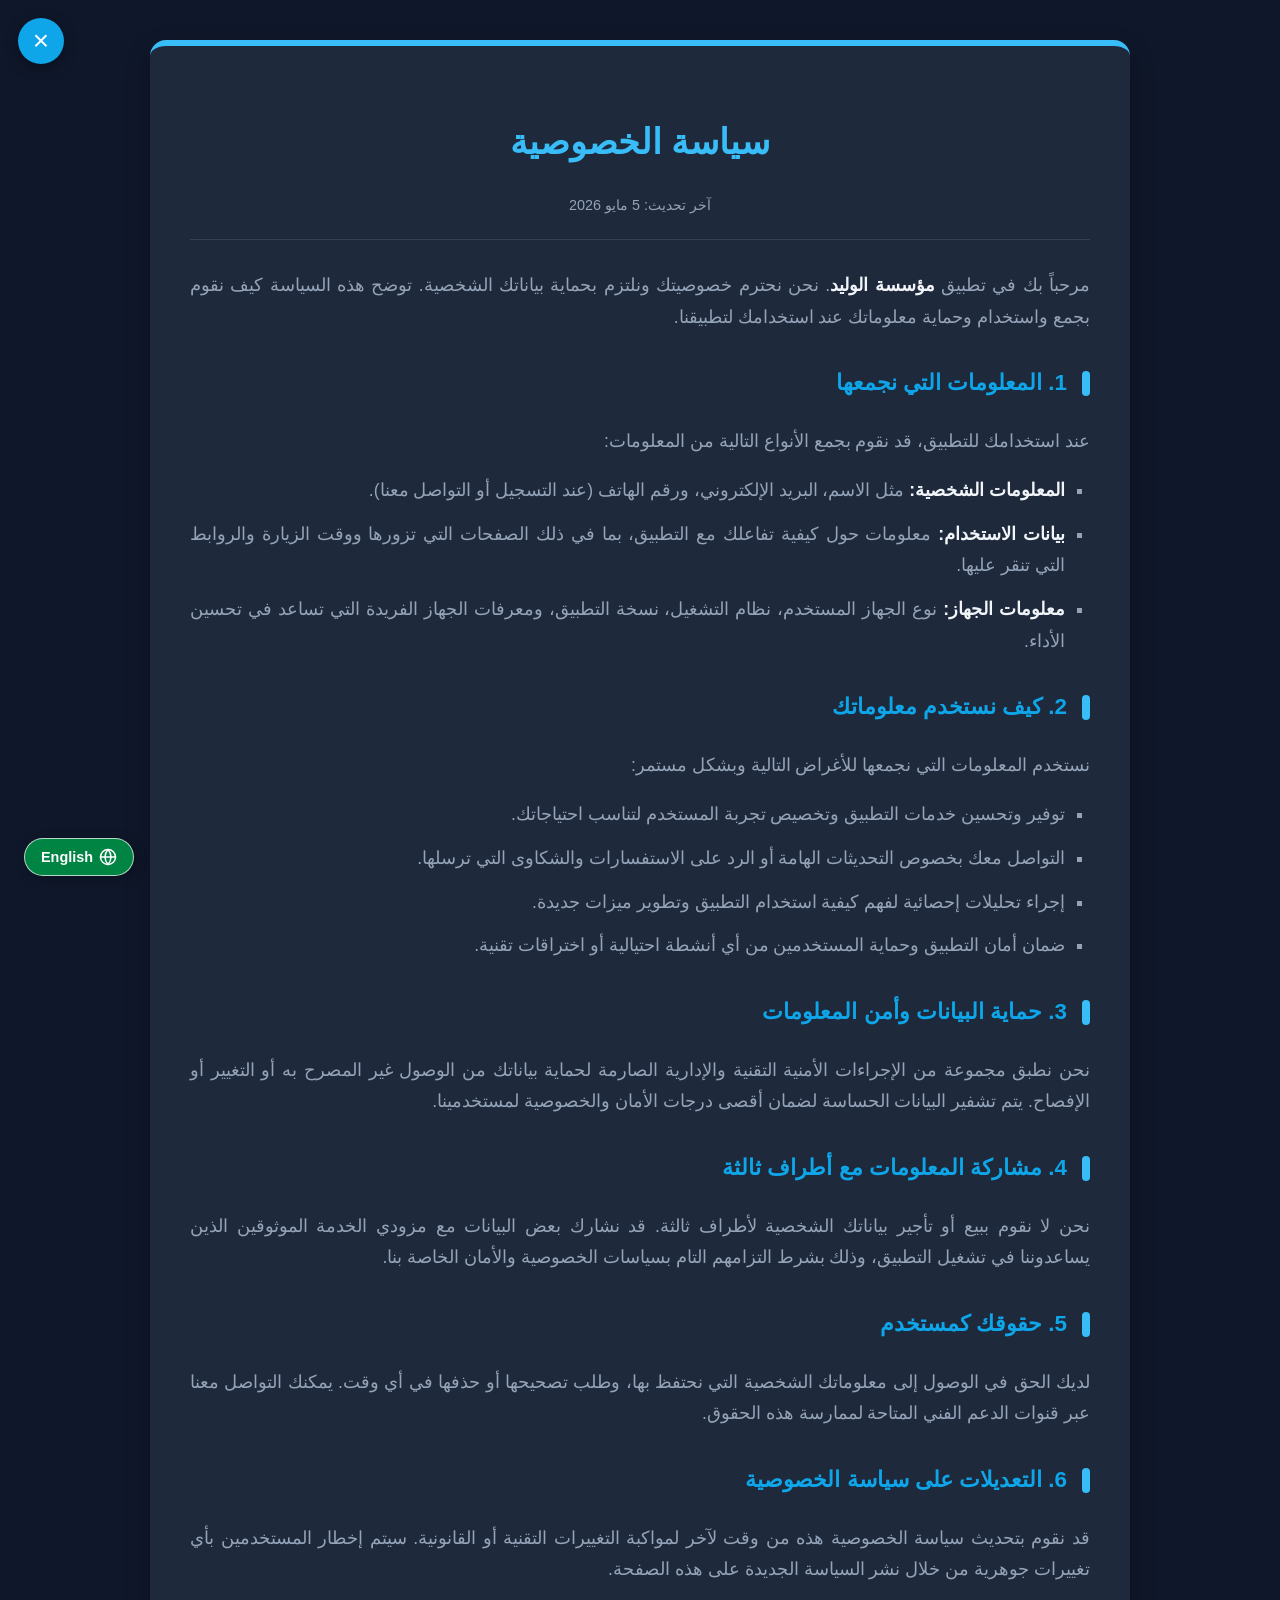
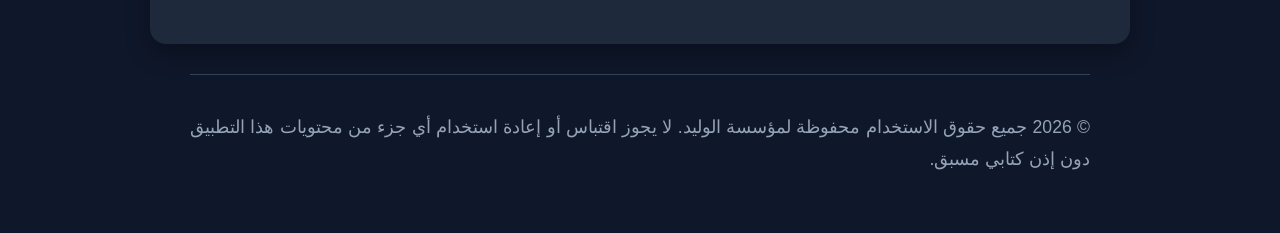
<file: pages/privacy-policy.html>
<!DOCTYPE html>
<html lang="ar" dir="rtl">
<head>
    <meta charset="UTF-8">
    <meta name="viewport" content="width=device-width, initial-scale=1.0">
    <title>سياسة الخصوصية - مؤسسة الوليد</title>
    <style>
        :root {
            --bg-color: #0f172a; 
            --card-bg: #1e293b;
            --primary-blue: #38bdf8;
            --text-main: #f1f5f9;
            --text-muted: #94a3b8;
            --accent-color: #0ea5e9;
        }

        body {
            font-family: 'Segoe UI', Tahoma, Geneva, Verdana, sans-serif;
            background-color: var(--bg-color);
            color: var(--text-main);
            line-height: 1.8;
            margin: 0;
            padding: 40px 20px;
        }

        .privacy-container {
            max-width: 900px;
            margin: 0 auto;
            background-color: var(--card-bg);
            padding: 40px;
            border-radius: 16px;
            box-shadow: 0 10px 25px rgba(0, 0, 0, 0.3);
            border-top: 6px solid var(--primary-blue);
        }

        h1 {
            color: var(--primary-blue);
            text-align: center;
            font-size: 2.2rem;
            margin-bottom: 20px;
        }

        .last-update {
            text-align: center;
            color: var(--text-muted);
            font-size: 0.9rem;
            margin-bottom: 30px;
            border-bottom: 1px solid #334155;
            padding-bottom: 20px;
        }

        h3 {
            color: var(--accent-color);
            margin-top: 30px;
            display: flex;
            align-items: center;
            font-size: 1.4rem;
        }

        h3::before {
            content: "";
            width: 8px;
            height: 25px;
            background-color: var(--primary-blue);
            margin-left: 15px;
            border-radius: 4px;
        }

        p, li {
            color: var(--text-muted);
            font-size: 1.1rem;
            text-align: justify;
        }

        ul {
            padding-right: 25px;
            list-style-type: square;
        }

        li {
            margin-bottom: 12px;
        }

        strong {
            color: var(--text-main);
        }

        /* تنسيق حقوق الاستخدام خارج المربع */
        .copyright-section {
            max-width: 900px;
            margin: 30px auto 0;
            text-align: center;
            color: var(--text-muted);
            font-size: 0.85rem;
            border-top: 1px solid #334155;
            padding-top: 20px;
        }

        @media (max-width: 600px) {
            .privacy-container { padding: 20px; }
            h1 { font-size: 1.8rem; }
        }
    </style>
</head>
<body>

<button type="button" class="page-close-btn" data-i18n-skip aria-label="إغلاق" title="خروج"
  onclick="if(window.history.length>1){window.history.back();}else{window.location.href='../index.html';}">&times;</button>
<style>
  .page-close-btn{position:fixed;top:18px;left:18px;z-index:4000;width:46px;height:46px;
    display:flex;align-items:center;justify-content:center;border:none;border-radius:50%;
    background:#0ea5e9;color:#fff;font-size:28px;line-height:1;cursor:pointer;
    box-shadow:0 4px 14px rgba(0,0,0,.35);transition:background .25s,transform .2s;}
  .page-close-btn:hover{background:#38bdf8;transform:scale(1.08) rotate(90deg);}
</style>

<div class="privacy-container">
    <h1>سياسة الخصوصية</h1>
    <p class="last-update">آخر تحديث: 5 مايو 2026</p>

    <p>مرحباً بك في تطبيق <strong>مؤسسة الوليد</strong>. نحن نحترم خصوصيتك ونلتزم بحماية بياناتك الشخصية. توضح هذه السياسة كيف نقوم بجمع واستخدام وحماية معلوماتك عند استخدامك لتطبيقنا.</p>

    <h3>1. المعلومات التي نجمعها</h3>
    <p>عند استخدامك للتطبيق، قد نقوم بجمع الأنواع التالية من المعلومات:</p>
    <ul>
        <li><strong>المعلومات الشخصية:</strong> مثل الاسم، البريد الإلكتروني، ورقم الهاتف (عند التسجيل أو التواصل معنا).</li>
        <li><strong>بيانات الاستخدام:</strong> معلومات حول كيفية تفاعلك مع التطبيق، بما في ذلك الصفحات التي تزورها ووقت الزيارة والروابط التي تنقر عليها.</li>
        <li><strong>معلومات الجهاز:</strong> نوع الجهاز المستخدم، نظام التشغيل، نسخة التطبيق، ومعرفات الجهاز الفريدة التي تساعد في تحسين الأداء.</li>
    </ul>

    <h3>2. كيف نستخدم معلوماتك</h3>
    <p>نستخدم المعلومات التي نجمعها للأغراض التالية وبشكل مستمر:</p>
    <ul>
        <li>توفير وتحسين خدمات التطبيق وتخصيص تجربة المستخدم لتناسب احتياجاتك.</li>
        <li>التواصل معك بخصوص التحديثات الهامة أو الرد على الاستفسارات والشكاوى التي ترسلها.</li>
        <li>إجراء تحليلات إحصائية لفهم كيفية استخدام التطبيق وتطوير ميزات جديدة.</li>
        <li>ضمان أمان التطبيق وحماية المستخدمين من أي أنشطة احتيالية أو اختراقات تقنية.</li>
    </ul>

    <h3>3. حماية البيانات وأمن المعلومات</h3>
    <p>نحن نطبق مجموعة من الإجراءات الأمنية التقنية والإدارية الصارمة لحماية بياناتك من الوصول غير المصرح به أو التغيير أو الإفصاح. يتم تشفير البيانات الحساسة لضمان أقصى درجات الأمان والخصوصية لمستخدمينا.</p>

    <h3>4. مشاركة المعلومات مع أطراف ثالثة</h3>
    <p>نحن لا نقوم ببيع أو تأجير بياناتك الشخصية لأطراف ثالثة. قد نشارك بعض البيانات مع مزودي الخدمة الموثوقين الذين يساعدوننا في تشغيل التطبيق، وذلك بشرط التزامهم التام بسياسات الخصوصية والأمان الخاصة بنا.</p>

    <h3>5. حقوقك كمستخدم</h3>
    <p>لديك الحق في الوصول إلى معلوماتك الشخصية التي نحتفظ بها، وطلب تصحيحها أو حذفها في أي وقت. يمكنك التواصل معنا عبر قنوات الدعم الفني المتاحة لممارسة هذه الحقوق.</p>

    <h3>6. التعديلات على سياسة الخصوصية</h3>
    <p>قد نقوم بتحديث سياسة الخصوصية هذه من وقت لآخر لمواكبة التغييرات التقنية أو القانونية. سيتم إخطار المستخدمين بأي تغييرات جوهرية من خلال نشر السياسة الجديدة على هذه الصفحة.</p>
</div>

<div class="copyright-section">
    <p>&copy; 2026 جميع حقوق الاستخدام محفوظة لمؤسسة الوليد. لا يجوز اقتباس أو إعادة استخدام أي جزء من محتويات هذا التطبيق دون إذن كتابي مسبق.</p>
</div>


    <script src="../js/translations.js"></script>
    <script src="../js/i18n.js"></script>
    <script src="../js/nav.js"></script>
</body>
</html>
</file>
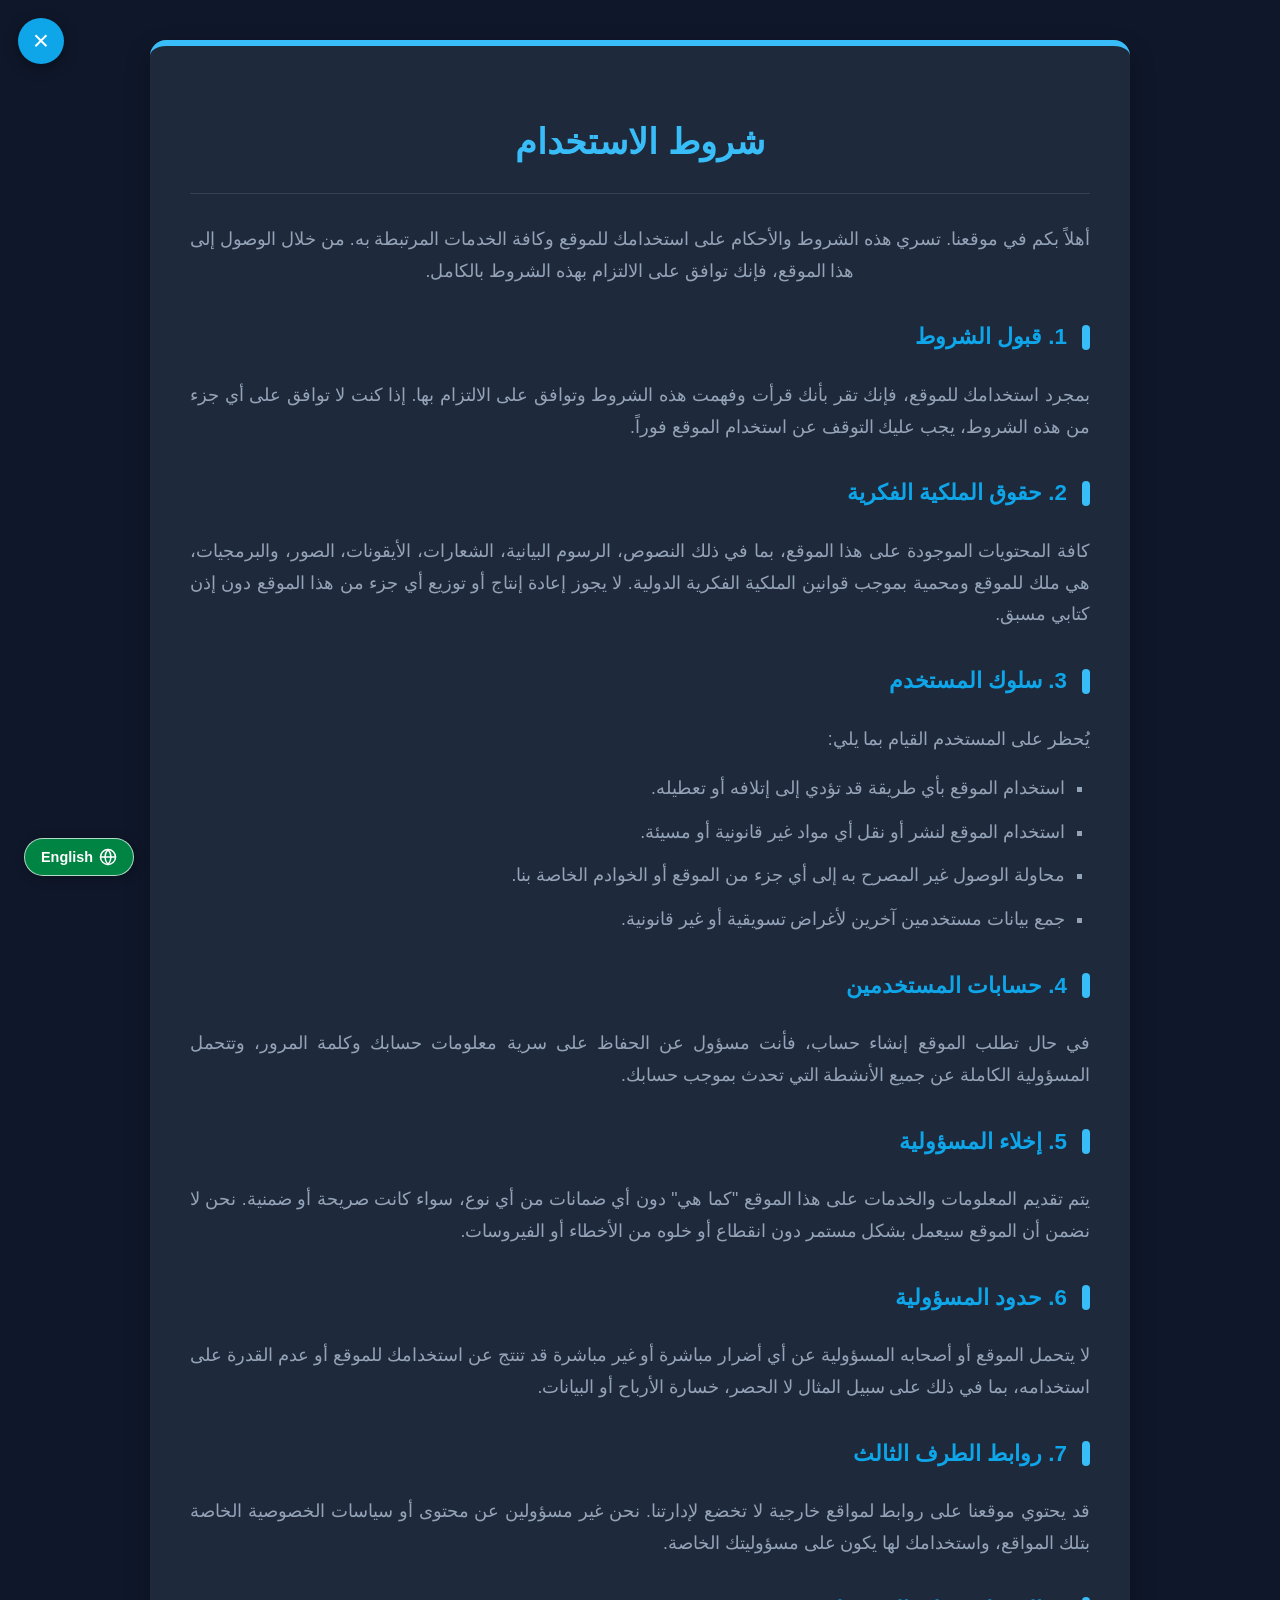
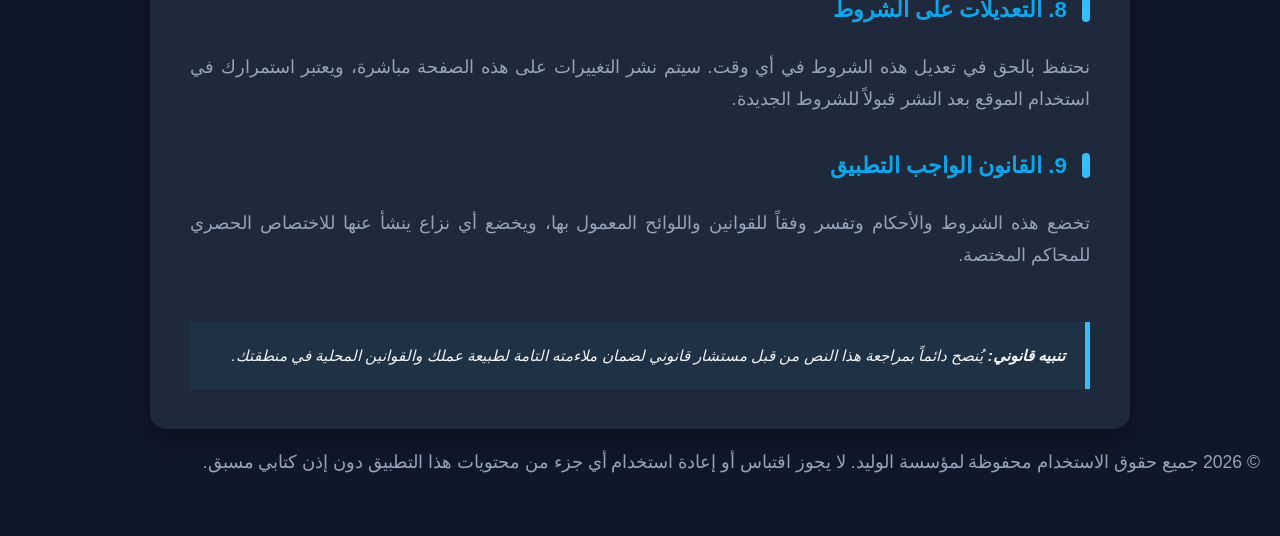
<file: pages/terms.html>
<!DOCTYPE html>
<html lang="ar" dir="rtl">
<head>
    <meta charset="UTF-8">
    <meta name="viewport" content="width=device-width, initial-scale=1.0">
    <title>شروط الاستخدام</title>
    <style>
        :root {
            /* ألوان عصرية مريحة للعين في الوضع الداكن */
            --bg-color: #0f172a; 
            --card-bg: #1e293b;
            --primary-blue: #38bdf8; /* لون السماء الصافي والمحفز للتفاؤل */
            --text-main: #f1f5f9;
            --text-muted: #94a3b8;
            --accent-color: #0ea5e9;
        }

        body {
            font-family: 'Segoe UI', Tahoma, Geneva, Verdana, sans-serif;
            background-color: var(--bg-color);
            color: var(--text-main);
            line-height: 1.8;
            margin: 0;
            padding: 40px 20px;
        }

        .terms-container {
            max-width: 900px;
            margin: 0 auto;
            background-color: var(--card-bg);
            padding: 40px;
            border-radius: 16px;
            box-shadow: 0 10px 25px rgba(0, 0, 0, 0.3);
            border-top: 6px solid var(--primary-blue);
        }

        h1 {
            color: var(--primary-blue);
            text-align: center;
            font-size: 2.2rem;
            margin-bottom: 30px;
            border-bottom: 1px solid #334155;
            padding-bottom: 20px;
        }

        h3 {
            color: var(--accent-color);
            margin-top: 30px;
            display: flex;
            align-items: center;
            font-size: 1.4rem;
        }

        h3::before {
            content: "";
            width: 8px;
            height: 25px;
            background-color: var(--primary-blue);
            margin-left: 15px;
            border-radius: 4px;
        }

        p, li {
            color: var(--text-muted);
            font-size: 1.1rem;
            text-align: justify;
        }

        ul {
            padding-right: 25px;
            list-style-type: square;
        }

        li {
            margin-bottom: 12px;
        }

        .footer-note {
            margin-top: 50px;
            padding: 20px;
            background-color: rgba(56, 189, 248, 0.05);
            border-right: 5px solid var(--primary-blue);
            font-style: italic;
            font-size: 0.95rem;
            color: var(--text-main);
        }

        @media (max-width: 600px) {
            .terms-container {
                padding: 20px;
            }
            h1 { font-size: 1.8rem; }
        }
    </style>
</head>
<body>

<button type="button" class="page-close-btn" data-i18n-skip aria-label="إغلاق" title="خروج"
  onclick="if(window.history.length>1){window.history.back();}else{window.location.href='../index.html';}">&times;</button>
<style>
  .page-close-btn{position:fixed;top:18px;left:18px;z-index:4000;width:46px;height:46px;
    display:flex;align-items:center;justify-content:center;border:none;border-radius:50%;
    background:#0ea5e9;color:#fff;font-size:28px;line-height:1;cursor:pointer;
    box-shadow:0 4px 14px rgba(0,0,0,.35);transition:background .25s,transform .2s;}
  .page-close-btn:hover{background:#38bdf8;transform:scale(1.08) rotate(90deg);}
</style>

<div class="terms-container">
    <h1>شروط الاستخدام</h1>
    <p style="text-align: center;">أهلاً بكم في موقعنا. تسري هذه الشروط والأحكام على استخدامك للموقع وكافة الخدمات المرتبطة به. من خلال الوصول إلى هذا الموقع، فإنك توافق على الالتزام بهذه الشروط بالكامل.</p>

    <h3>1. قبول الشروط</h3>
    <p>بمجرد استخدامك للموقع، فإنك تقر بأنك قرأت وفهمت هذه الشروط وتوافق على الالتزام بها. إذا كنت لا توافق على أي جزء من هذه الشروط، يجب عليك التوقف عن استخدام الموقع فوراً.</p>

    <h3>2. حقوق الملكية الفكرية</h3>
    <p>كافة المحتويات الموجودة على هذا الموقع، بما في ذلك النصوص، الرسوم البيانية، الشعارات، الأيقونات، الصور، والبرمجيات، هي ملك للموقع ومحمية بموجب قوانين الملكية الفكرية الدولية. لا يجوز إعادة إنتاج أو توزيع أي جزء من هذا الموقع دون إذن كتابي مسبق.</p>

    <h3>3. سلوك المستخدم</h3>
    <p>يُحظر على المستخدم القيام بما يلي:</p>
    <ul>
        <li>استخدام الموقع بأي طريقة قد تؤدي إلى إتلافه أو تعطيله.</li>
        <li>استخدام الموقع لنشر أو نقل أي مواد غير قانونية أو مسيئة.</li>
        <li>محاولة الوصول غير المصرح به إلى أي جزء من الموقع أو الخوادم الخاصة بنا.</li>
        <li>جمع بيانات مستخدمين آخرين لأغراض تسويقية أو غير قانونية.</li>
    </ul>

    <h3>4. حسابات المستخدمين</h3>
    <p>في حال تطلب الموقع إنشاء حساب، فأنت مسؤول عن الحفاظ على سرية معلومات حسابك وكلمة المرور، وتتحمل المسؤولية الكاملة عن جميع الأنشطة التي تحدث بموجب حسابك.</p>

    <h3>5. إخلاء المسؤولية</h3>
    <p>يتم تقديم المعلومات والخدمات على هذا الموقع "كما هي" دون أي ضمانات من أي نوع، سواء كانت صريحة أو ضمنية. نحن لا نضمن أن الموقع سيعمل بشكل مستمر دون انقطاع أو خلوه من الأخطاء أو الفيروسات.</p>

    <h3>6. حدود المسؤولية</h3>
    <p>لا يتحمل الموقع أو أصحابه المسؤولية عن أي أضرار مباشرة أو غير مباشرة قد تنتج عن استخدامك للموقع أو عدم القدرة على استخدامه، بما في ذلك على سبيل المثال لا الحصر، خسارة الأرباح أو البيانات.</p>

    <h3>7. روابط الطرف الثالث</h3>
    <p>قد يحتوي موقعنا على روابط لمواقع خارجية لا تخضع لإدارتنا. نحن غير مسؤولين عن محتوى أو سياسات الخصوصية الخاصة بتلك المواقع، واستخدامك لها يكون على مسؤوليتك الخاصة.</p>

    <h3>8. التعديلات على الشروط</h3>
    <p>نحتفظ بالحق في تعديل هذه الشروط في أي وقت. سيتم نشر التغييرات على هذه الصفحة مباشرة، ويعتبر استمرارك في استخدام الموقع بعد النشر قبولاً للشروط الجديدة.</p>

    <h3>9. القانون الواجب التطبيق</h3>
    <p>تخضع هذه الشروط والأحكام وتفسر وفقاً للقوانين واللوائح المعمول بها، ويخضع أي نزاع ينشأ عنها للاختصاص الحصري للمحاكم المختصة.</p>

    <div class="footer-note">
        <strong>تنبيه قانوني:</strong> يُنصح دائماً بمراجعة هذا النص من قبل مستشار قانوني لضمان ملاءمته التامة لطبيعة عملك والقوانين المحلية في منطقتك.
    </div>
</div>
    
<div class="copyright-section">
    <p>&copy; 2026 جميع حقوق الاستخدام محفوظة لمؤسسة الوليد. لا يجوز اقتباس أو إعادة استخدام أي جزء من محتويات هذا التطبيق دون إذن كتابي مسبق.</p>
</div>


    <script src="../js/translations.js"></script>
    <script src="../js/i18n.js"></script>
    <script src="../js/nav.js"></script>
</body>
</html>
</file>
